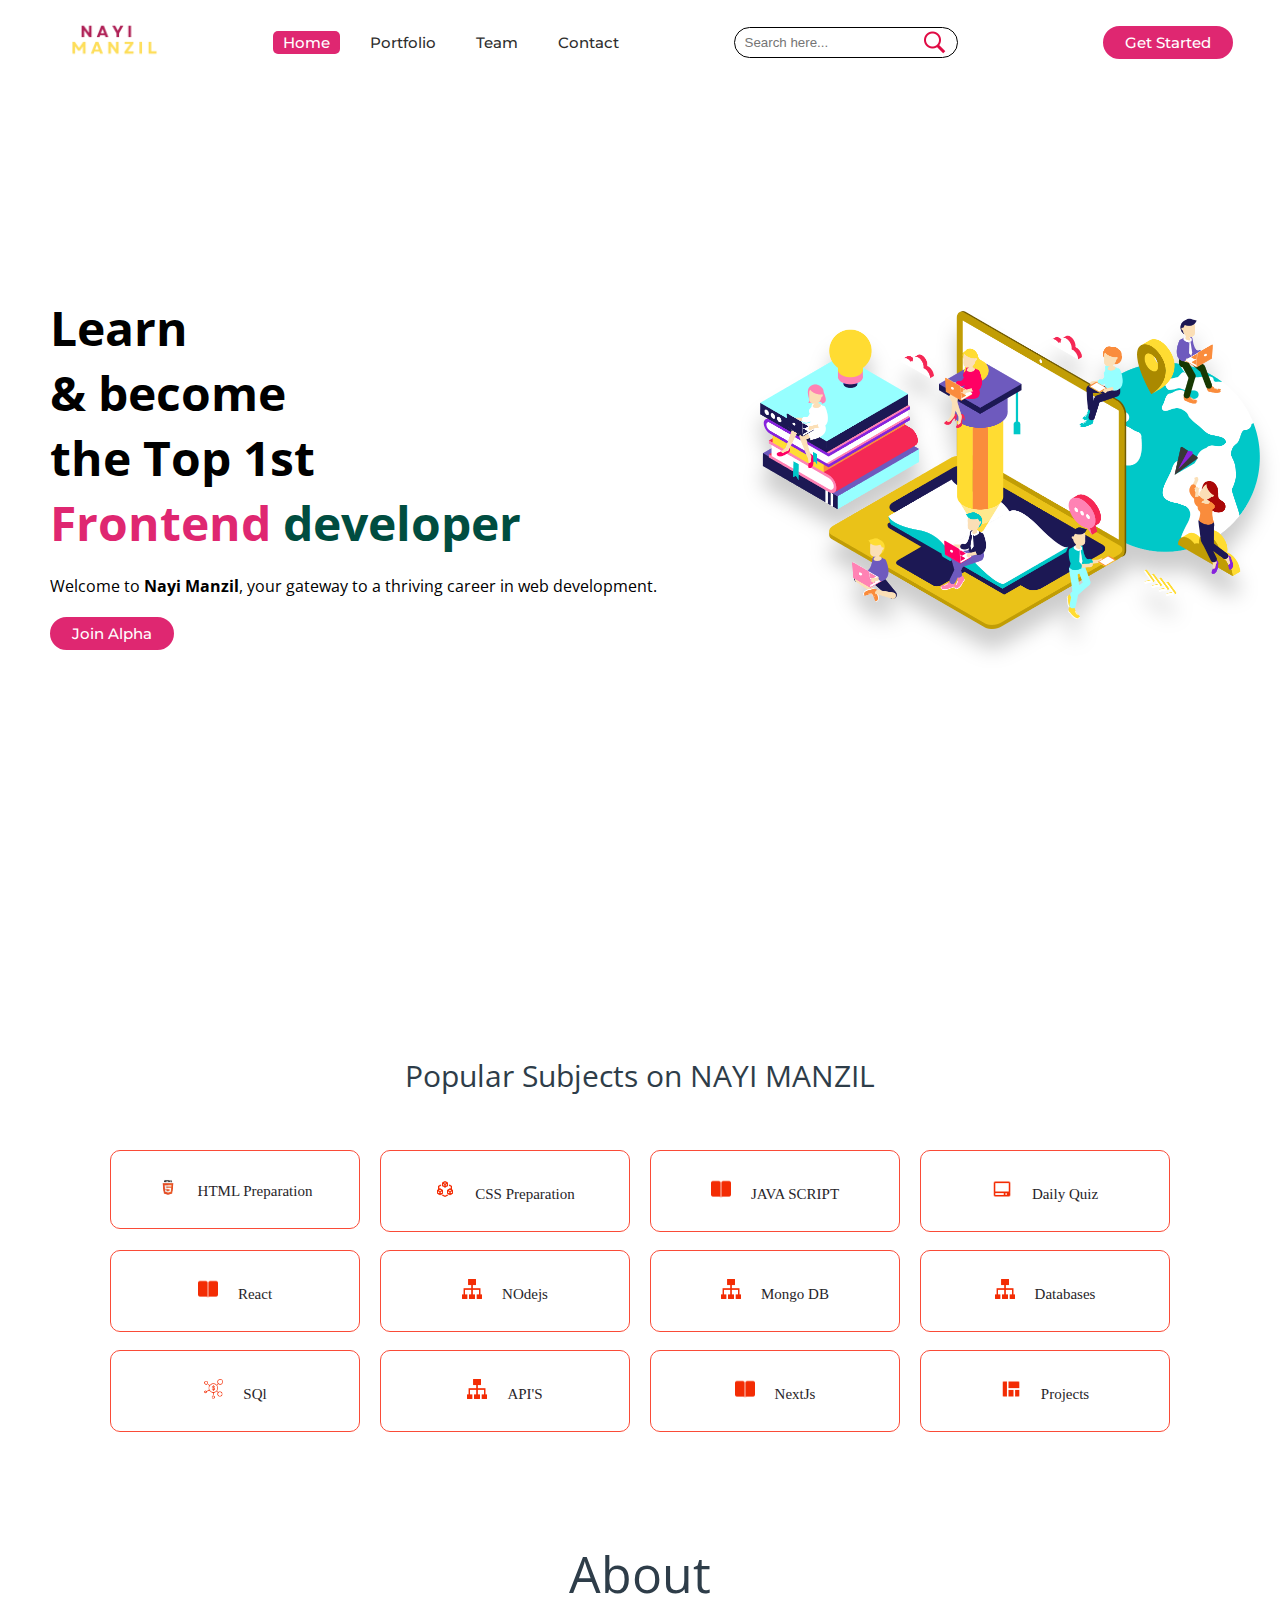
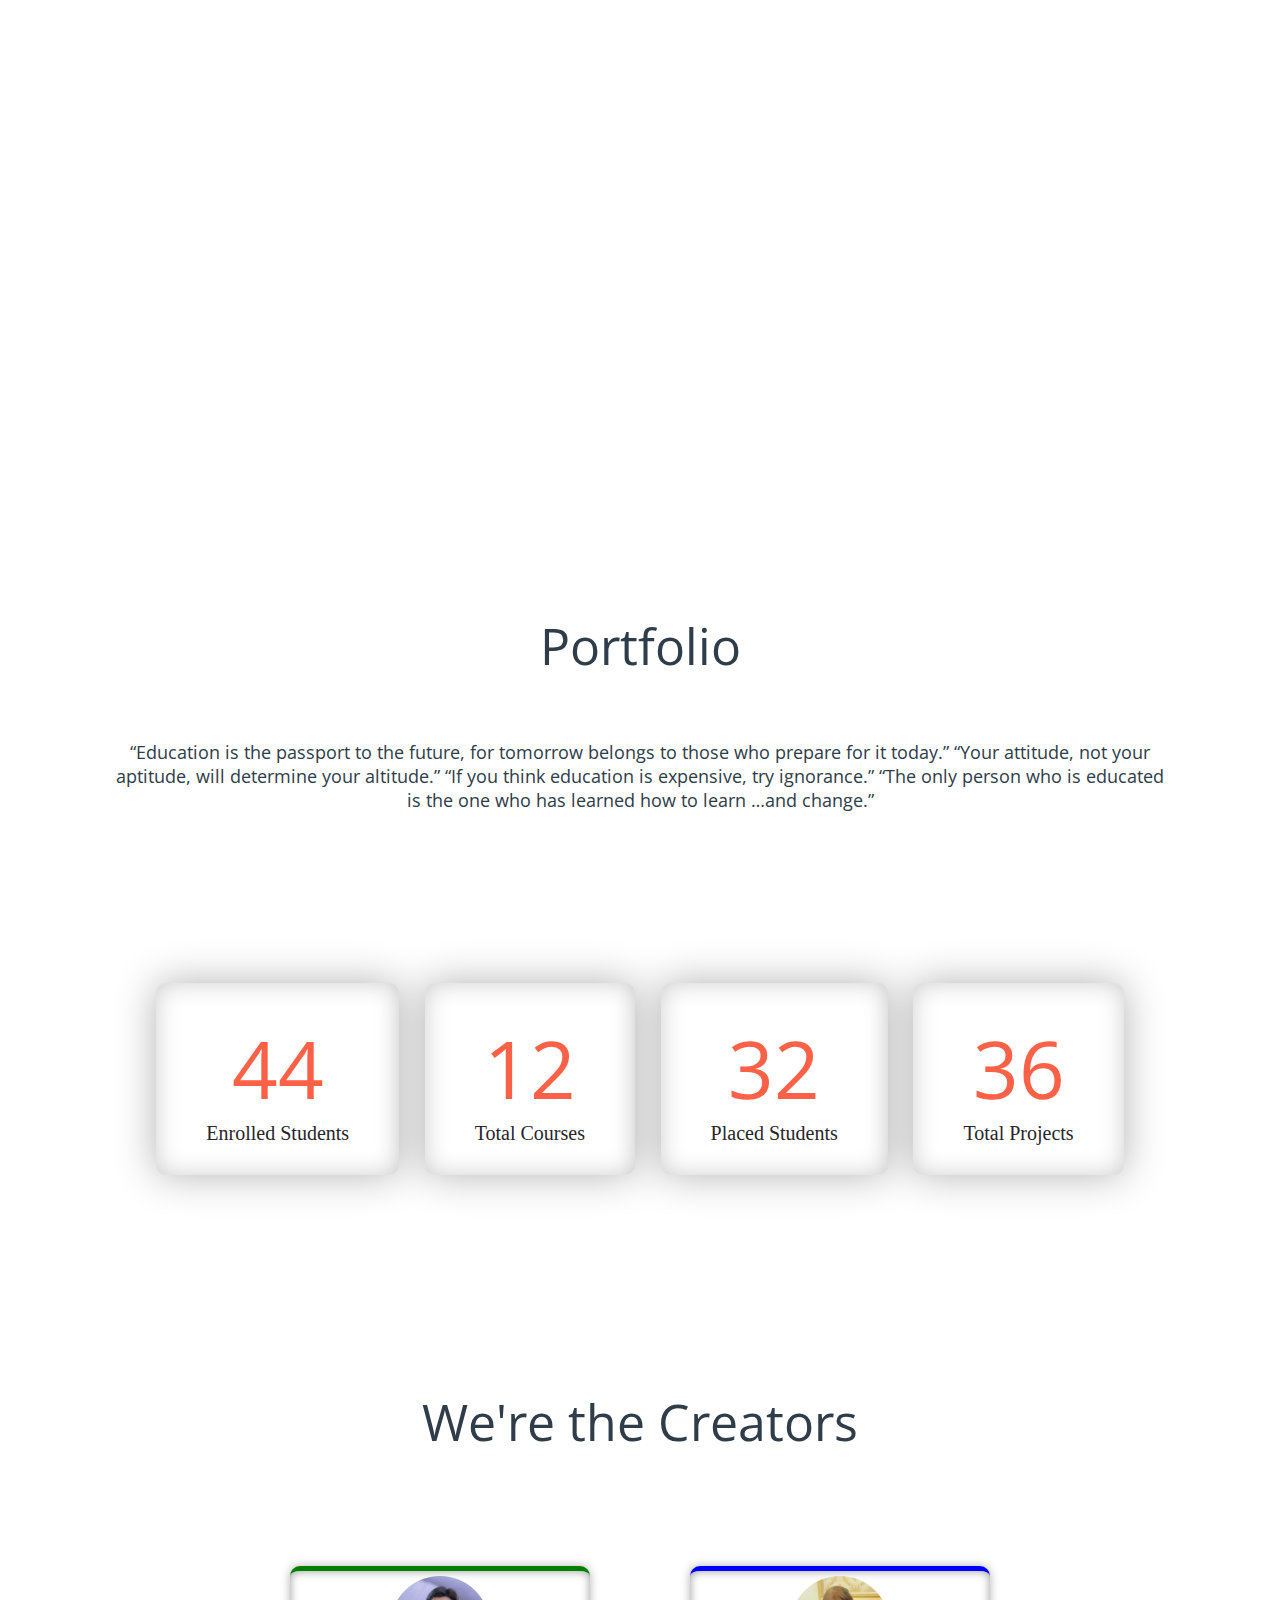
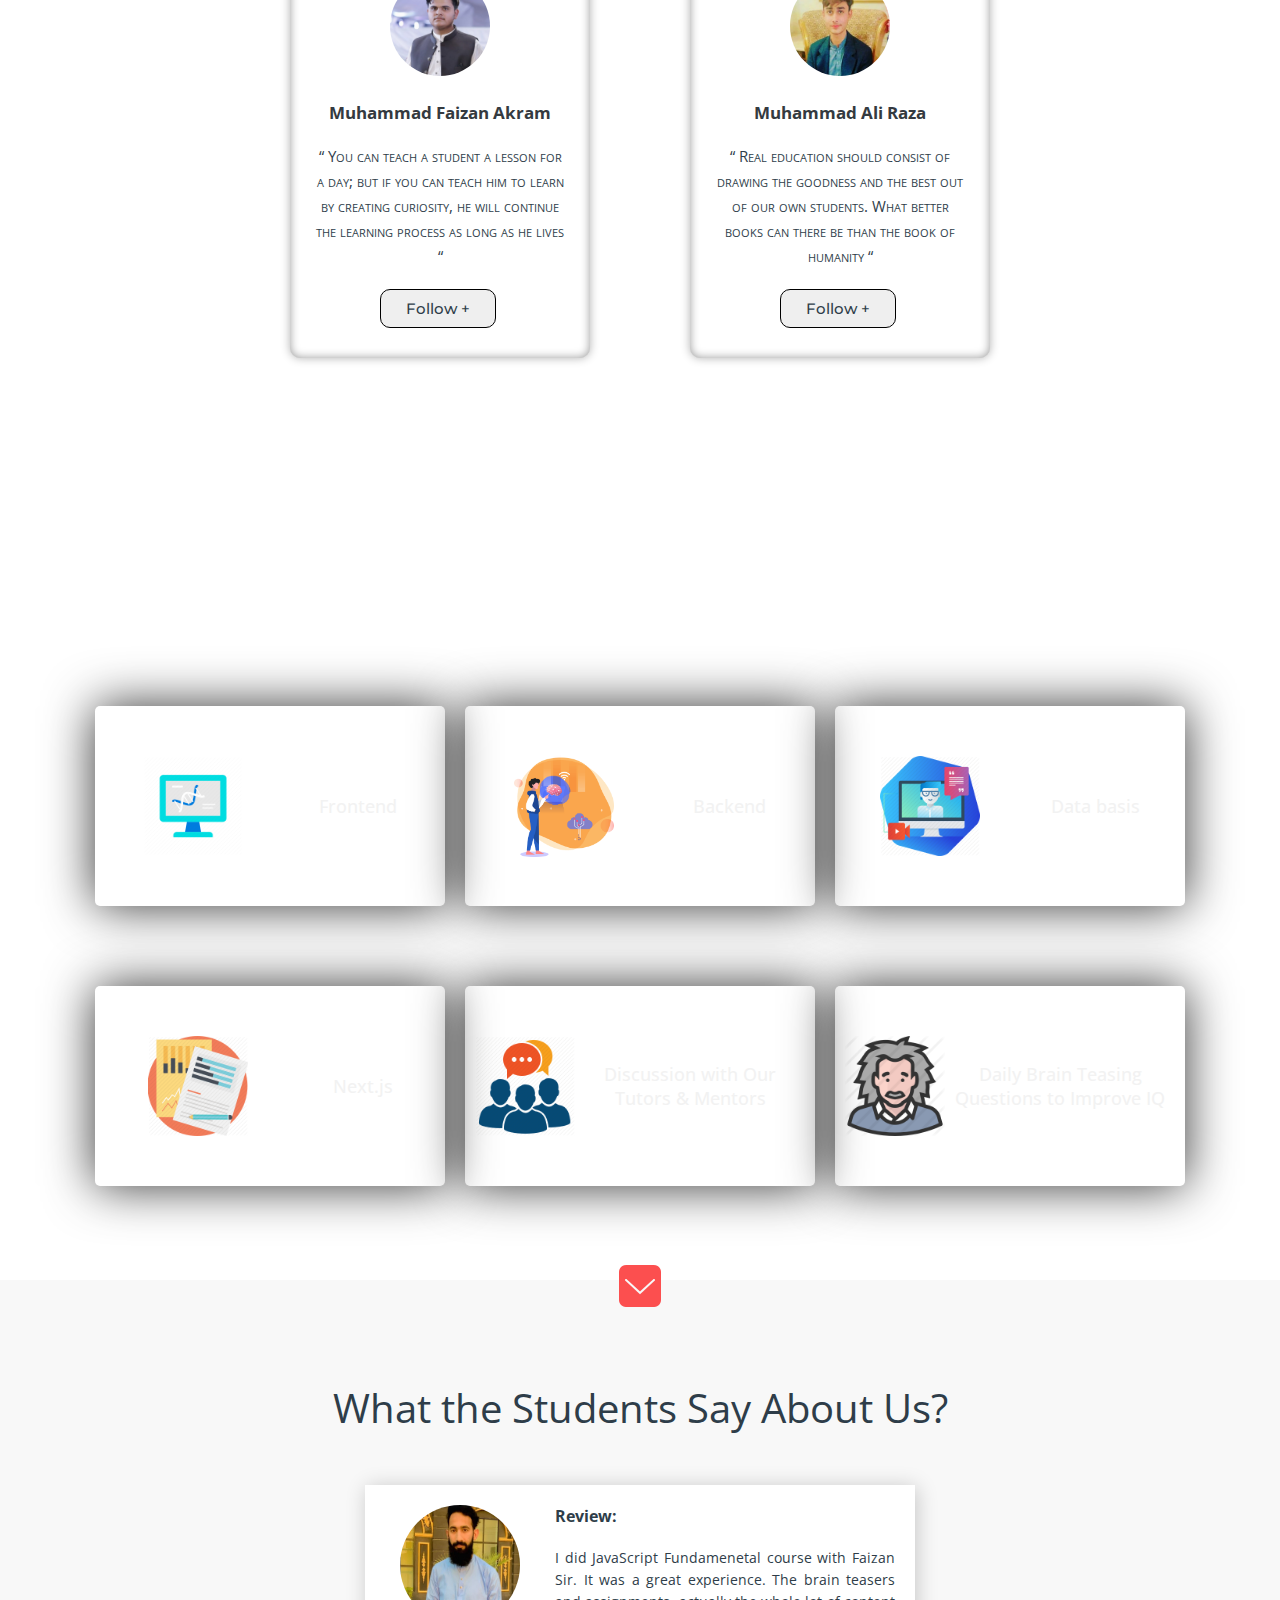
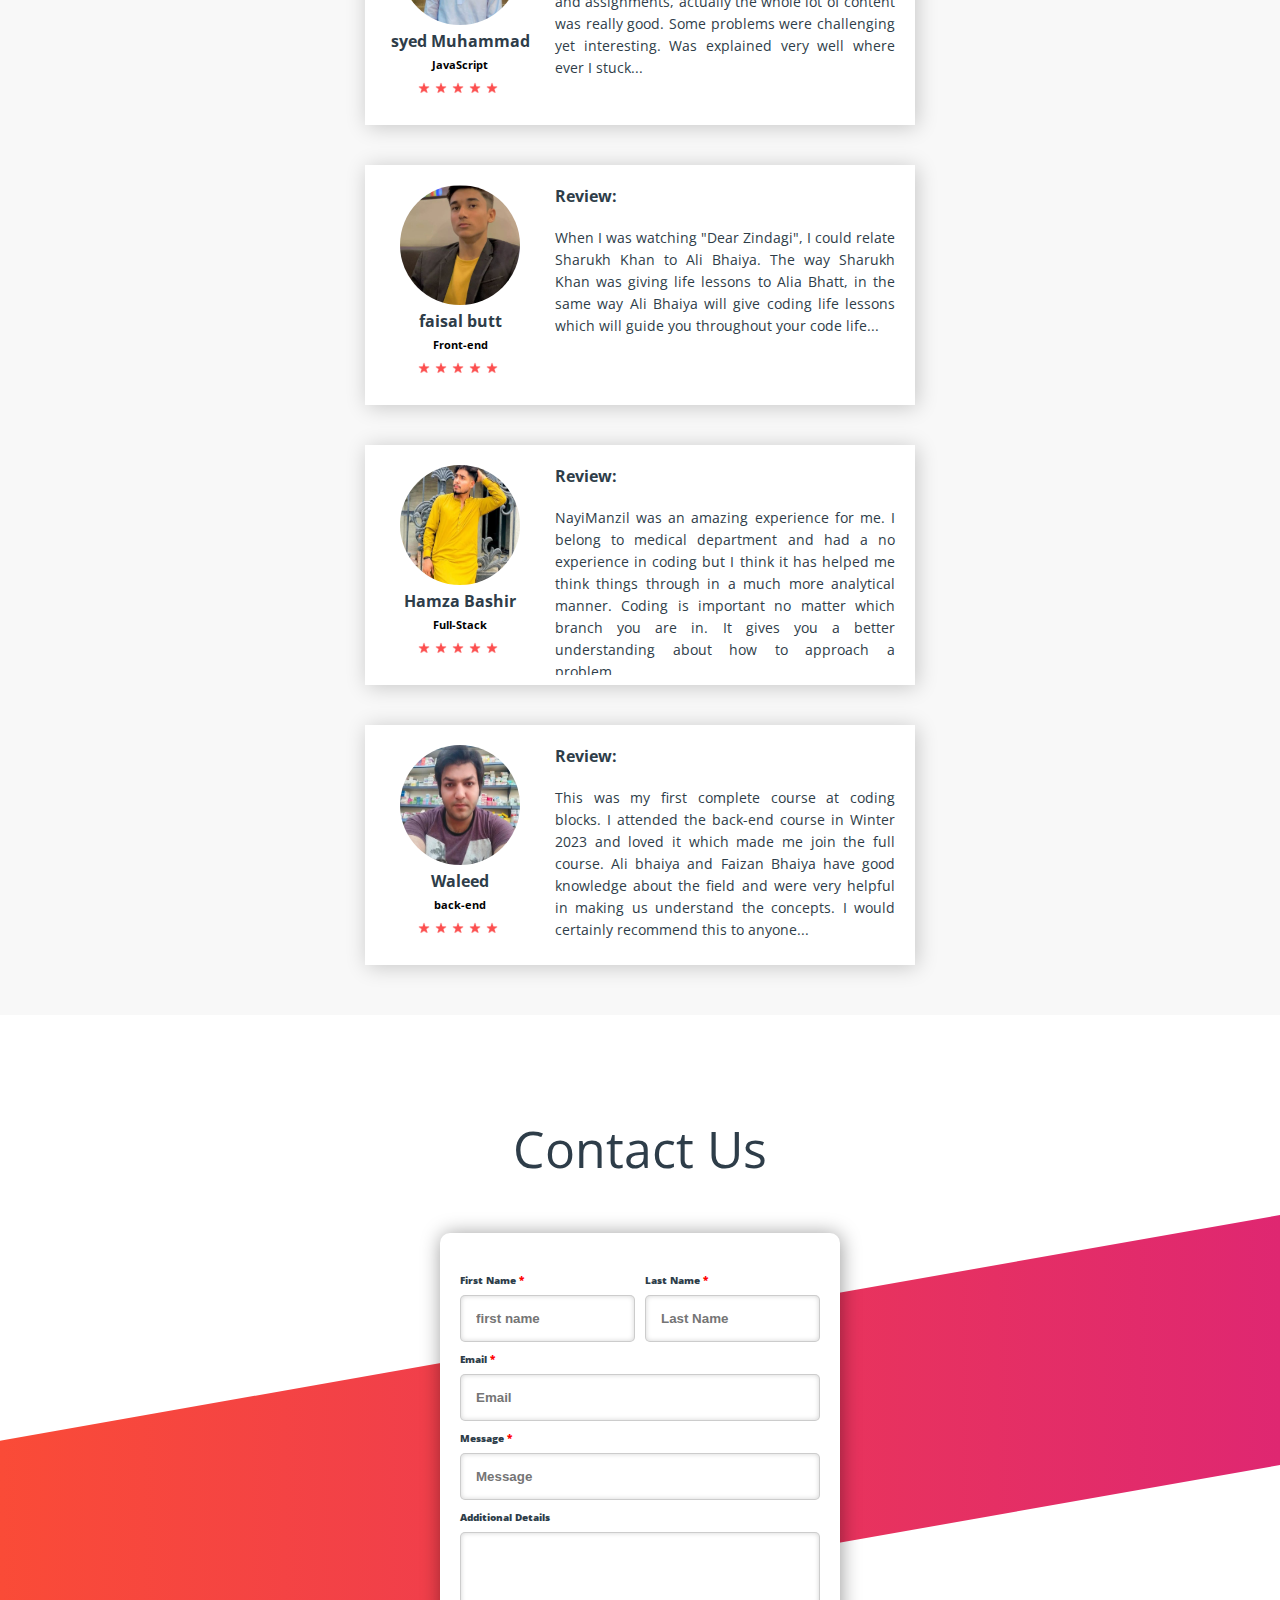
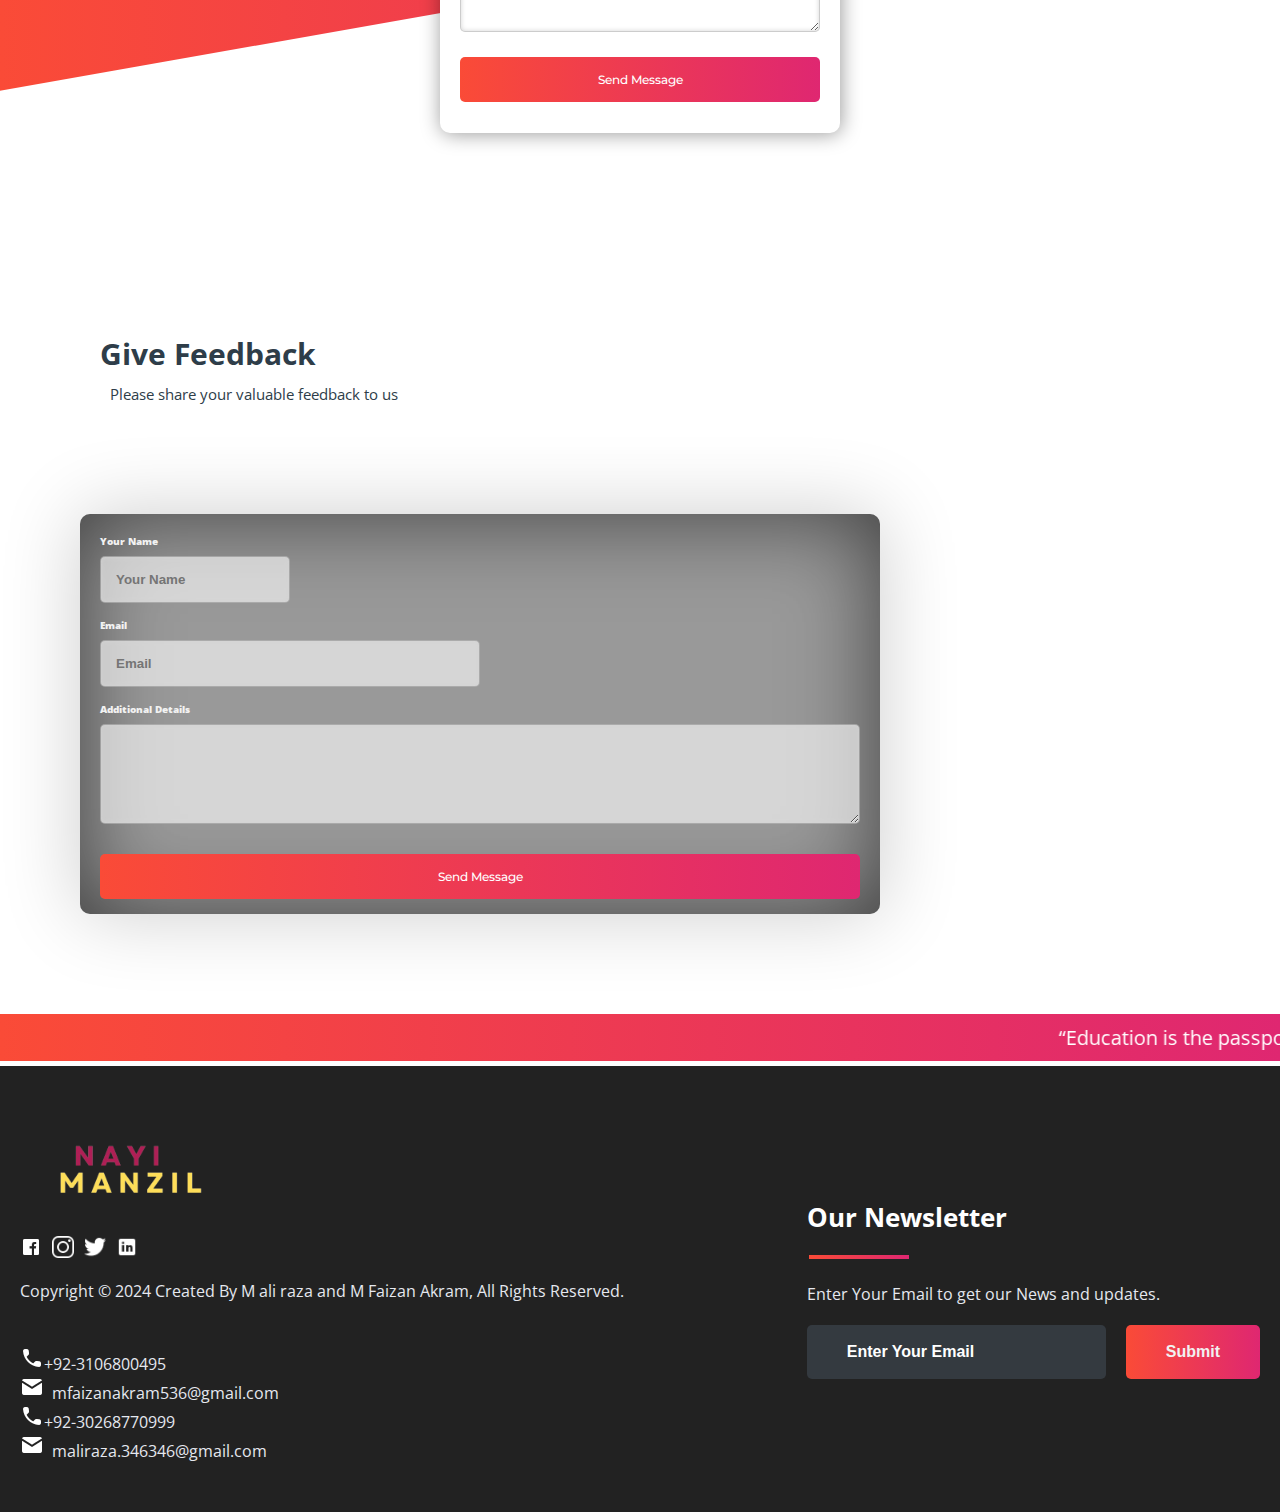
<file: index.html>
<!DOCTYPE html>
<html lang="en">

<head>
    <link rel="shortcut icon" type="image/png" href="images/icon/favicon.log.png">
    <meta charset="utf-8">
    <meta http-equiv="X-UA-Compatible" content="IE=edge">
    <title>NayiManzil</title>
    <meta name="description" content="">
    <meta name="viewport" content="width=device-width, initial-scale=1">
    <link rel="stylesheet" type="text/css" href="style.css">
    <script type="text/javascript" src="script.js"></script>
    <script src="https://code.jquery.com/jquery-3.2.1.js"></script>
    <script>
        $(window).on('scroll', function () {
            if ($(window).scrollTop()) {
                $('nav').addClass('black');
            } else {
                $('nav').removeClass('black');
            }
        });
    </script>
</head>

<body>
    <!-- Navigation Bar -->
    <header id="header">
        <nav>
            <div class="logo"><img src="images/icon/logo.png" alt="logo"></div>
            <ul>
                <li><a class="active" href="">Home</a></li>
                <li><a href="#portfolio_section">Portfolio</a></li>
                <li><a href="#team_section">Team</a></li>
                <!-- <li><a href="#services_section">Services</a></li> -->
                <li><a href="#contactus_section">Contact</a></li>
            </ul>
            <div class="srch"><input type="text" class="search" placeholder="Search here..."><img src="images/icon/search.png" alt="search" onclick="slide()"></div>
            <a class="get-started" href="login.html">Get Started</a>
            <img src="images/icon/menu.png" class="menu" onclick="sideMenu(0)" alt="menu">
        </nav>
        <div class="head-container">
            <div class="hero-section">
				<h1>
				Learn <br> & become <br> the Top 1st <br>
				<span class="rotating-text">Frontend</span>
				<span class="text-teal">developer</span>
				</h1>
				<p>Welcome to <strong>Nayi Manzil</strong>, your gateway to a thriving career in web development.</p>
				<div class="play">
					<span><a href="#contactus_section" target="_blank" class="anch">Join Alpha</a></span>
				</div>
				</div>
				
            <div class="svg-image">
                <img src="images/extra/svg1.jpg" alt="svg">
            </div>
        </div>
        <div class="side-menu" id="side-menu">
            <div class="close" onclick="sideMenu(1)"><img src="images/icon/close.png" alt="image"></div>
            <div class="user">
               
                <p>NayiManzil</p>
            </div>
            <ul>
                <li><a href="#about_section">About</a></li>
                <li><a href="#portfolio_section">Portfolio</a></li>
                <li><a href="#team_section">Team</a></li>
                <li><a href="#services_section">Services</a></li>
                <li><a href="#contactus_section">Contact</a></li>
                <li><a href="#feedBACK">Feedback</a></li>
            </ul>
        </div>
    </header>

    <!-- Some Popular Subjects -->
    <div class="title">
        <span>Popular Subjects on NAYI MANZIL</span>
    </div>
    <br><br>
    <div class="course">
        <center>
            <div class="cbox">
                <div class="det"><a href="#"><img src="images/courses/html..png" alt="image">HTML Preparation</a></div>
                <div class="det"><a href="#"><img src="images/courses/algo.png" alt="image">CSS Preparation</a></div>
                <div class="det"><a href="#"><img src="images/courses/paper.png"alt="image">JAVA SCRIPT</a></div>
                <div class="det"><a href="#"><img src="images/courses/computer.png" alt="image">Daily Quiz</a></div>
            </div>
        </center>
        <div class="cbox">
            <div class="det"><a href="#"><img src="images/courses/paper.png" alt="image">React</a></div>
            <div class="det"><a href="#"><img src="images/courses/data.png" alt="image">NOdejs</a></div>
            <div class="det"><a href="#"><img src="images/courses/data.png" alt="image">Mongo DB</a></div>
            <div class="det det-last"><a href="#"><img src="images/courses/data.png" alt="image">Databases</a></div>
        </div>
		<div class="cbox">
            <div class="det"><a href="#"><img src="images/courses/d1.png" alt="image">SQl</a></div>
            <div class="det"><a href="#"><img src="images/courses/data.png" alt="image">API'S</a></div>
            <div class="det"><a href="#"><img src="images/courses/paper.png" alt="image">NextJs</a></div>
            <div class="det det-last"><a href="#"><img src="images/courses/projects.png" alt="image">Projects</a></div>
        </div>
    </div>

    <!-- ABOUT -->
    <div class="diffSection" id="about_section">
        <center>
            <p style="font-size: 50px; padding: 100px">About</p>
        </center>
        <div class="about-content">
            <div class="side-image">
                <img class="sideImage" src="images/extra/e3.jpg" alt="image">
            </div>
            <div class="side-text">
                <h2>Nayi Manzil: Your Future</h2>
                <p>Nayi Manzil is a leading institute dedicated to making learning engaging and effective. Education is about acquiring knowledge, skills, values, and habits through various methods like teaching, storytelling, and discussion.<br>

					We provide resources that enhance learning, including videos and materials that complement classroom teaching. Our goal is to make education accessible and interesting. <br>
					
					At Nayi Manzil, we offer comprehensive training in front-end and back-end development, covering the MERN stack and databases, equipping students with industry-ready skills for their careers.
					
					
            </div>
        </div>
    </div>

    <!-- PORTFOLIO -->
    <div class="diffSection" id="portfolio_section">
        <center>
            <p style="font-size: 50px; padding: 100px; padding-bottom: 40px;">Portfolio</p>
        </center>
        <div class="content">
            <p>
                “Education is the passport to the future, for tomorrow belongs to those who prepare for it today.” “Your attitude, not your aptitude, will determine your altitude.” “If you think education is expensive, try ignorance.” “The only person who is educated is the one who has learned how to learn …and change.”
            </p>
        </div>
    </div>
    <div class="extra">
        <p>We're increasing this data every year</p>
        <div class="smbox">
            <span>
                <center>
                    <div class="data">44</div>
                    <div class="det">Enrolled Students</div>
                </center>
            </span>
            <span>
                <center>
                    <div class="data">12</div>
                    <div class="det">Total Courses</div>
                </center>
            </span>
            <span>
                <center>
                    <div class="data">32</div>
                    <div class="det">Placed Students</div>
                </center>
            </span>
            <span>
                <center>
                    <div class="data">36</div>
                    <div class="det">Total Projects</div>
                </center>
            </span>
        </div>
    </div>

  <!-- TEAM -->
  <div class="diffSection" id="team_section">
	<center><p style="font-size: 50px; padding-top: 100px; padding-bottom: 60px;">We're the Creators</p></center>
	<div class="totalcard">
		<div class="card">
			<center><img src="images/creator/S.png" alt="iamge"></center>
			<center><div class="card-title">Muhammad Faizan Akram</div>
			<div id="detail">
				<p>“ You can teach a student a lesson for a day; but if you can teach him to learn by creating curiosity, he will continue the learning process as long as he lives “</p>
				<div class="duty"></div>
				<a href="https://www.linkedin.com/in/m-faizan-akram-02196231a/" target="_blank" rel="noopener"><button class="btn-roshan">Follow +</button></a>
			</div>
			</center>
		</div>
		<div class="card">
			<center><img src="images/creator/A.jpeg" alt="iamge"></center>
			<center><div class="card-title">Muhammad Ali Raza</div>
			<div id="detail">
				<p>“ Real education should consist of drawing the goodness and the best out of our own students. What better books can there be than the book of humanity “</p>
				<div class="duty"></div>
				<a href="https://www.linkedin.com/in/muhammad-ali-raza-b8766532b/" target="_blank" rel="noopener"><button class="btn-akhil">Follow +</button></a>
			</div>
			</center>
		</div>
	</div>
</div>

<!--SERVICES -->
<div class="service-swipe">
	<div class="diffSection" id="services_section">
	<center><p style="font-size: 50px; padding: 100px; padding-bottom: 40px; color: #fff;">Services</p></center>
	</div>
	<a href="subjects/computer_courses.html"><div class="s-card"><img src="images/icon/computer-courses.png" alt="iamge"><p>Frontend</p></div></a>
	<a href="subjects/jee.html"><div class="s-card"><img src="images/icon/brainbooster.png" alt="iamge"><p>Backend</p></div></a>
	<a href="#"><div class="s-card"><img src="images/icon/online-tutorials.png" alt="iamge"><p>Data basis</p></div></a>
	<a href="."><div class="s-card"><img src="images/icon/papers.jpg" alt="iamge"><p>Next.js</p></div></a>
	<a href="#makeitfull"><div class="s-card"><img src="images/icon/discussion.png" alt="iamge"><p>Discussion with Our Tutors & Mentors</p></div></a>
	<a href="/subjects/quiz.html"><div class="s-card"><img src="images/icon/q1.png" alt="iamge"><p>Daily Brain Teasing Questions to Improve IQ</p></div></a>

</div>


<!-- review students -->
<div id="makeitfull">
	<a href="#review_section"><img src="images/icon/makeitfull.png" alt="iamge"></a>
</div>
<div class="review">
	<div class="diffSection" id="review_section">
		<center><p style="font-size: 40px; padding: 100px; padding-bottom: 40px; color: #2E3D49;">What the Students Say About Us?</p></center>
	</div>
	<div class="rev-container">
		<div class="rev-card">
			<div class="identity">
				<img src="images/creator/humanNotExist1.jpeg" alt="image"><p>syed Muhammad</p>
				<h6>JavaScript</h6>
				<div class="rating"><img src="images/icon/star.png" alt="image"><img src="images/icon/star.png" alt="image"><img src="images/icon/star.png" alt="image"><img src="images/icon/star.png" alt="image"><img src="images/icon/star.png" alt="image"></div>
			</div>
			<div class="rev-cont">
				<p id="title">Review:</p>
				<p id="content">
					I did JavaScript Fundamenetal course with Faizan Sir. It was a great experience. The brain teasers and assignments, actually the whole lot of content was really good. Some problems were challenging yet interesting. Was explained very well where ever I stuck...
				</p>
			</div>
		</div>
		<div class="rev-card">
			<div class="identity">
				<img src="images/creator/humanNotExist2.jpeg" alt="iamge"><p>faisal butt</p>
				<h6>Front-end</h6>
				<div class="rating"><img src="images/icon/star.png" alt="iamge"><img src="images/icon/star.png" alt="iamge"><img src="images/icon/star.png" alt="iamge"><img src="images/icon/star.png" alt="iamge"><img src="images/icon/star.png" alt="iamge"></div>
			</div>
			<div class="rev-cont">
				<p id="title">Review:</p>
				<p id="content">
					When I was watching "Dear Zindagi", I could relate Sharukh Khan to Ali Bhaiya. The way Sharukh Khan was giving life lessons to Alia Bhatt, in the same way Ali Bhaiya will give coding life lessons which will guide you throughout your code life...
				</p>
			</div>
		</div>
		<div class="rev-card">
			<div class="identity">
				<img src="images/creator/humanNotExist3.jpeg" alt="iamge"><p>Hamza Bashir</p>
				<h6>Full-Stack</h6>
				<div class="rating"><img src="images/icon/star.png" alt="iamge"><img src="images/icon/star.png" alt="iamge"><img src="images/icon/star.png" alt="iamge"><img src="images/icon/star.png" alt="iamge"><img src="images/icon/star.png"alt="iamge" ></div>
			</div>
			<div class="rev-cont">
				<p id="title">Review:</p>
				<p id="content">
					NayiManzil was an amazing experience for me. I belong to medical department and had a no experience in coding but I think it has helped me think things through in a much more analytical manner. Coding is important no matter which branch you are in. It gives you a better understanding about how to approach a problem...
				</p>
			</div>
		</div>
		<div class="rev-card">
			<div class="identity">
				<img src="images/creator/humanNotExist4.jpeg" alt="iamge"><p>Waleed</p>
				<h6>back-end</h6>
				<div class="rating"><img src="images/icon/star.png" alt="iamge"><img src="images/icon/star.png" alt="iamge"><img src="images/icon/star.png" alt="iamge"><img src="images/icon/star.png" alt="iamge"><img src="images/icon/star.png" alt="iamge"></div>
			</div>
			<div class="rev-cont">
				<p id="title">Review:</p>
				<p id="content">
					This was my first complete course at coding blocks. I attended the back-end course in Winter 2023 and loved it which made me join the full course. Ali bhaiya and Faizan Bhaiya have good knowledge about the field and were very helpful in making us understand the concepts. I would certainly recommend this to anyone...
				</p>
			</div>
		</div>
	</div>
</div>

<!-- CONTACT US -->
	<div class="diffSection" id="contactus_section">
		<center><p style="font-size: 50px; padding: 100px">Contact Us</p></center>
		<div class="csec"></div>
		<div class="back-contact">
			<div class="cc">
			<form action="maliraza.346346@gmail.com" method="post" enctype="text/plain">
				<label>First Name <span class="imp">*</span></label><label style="margin-left: 185px">Last Name <span class="imp">*</span></label><br>
				<center>
				<input type="text" name="" style="margin-right: 10px; width: 175px" required="required" placeholder="first name"><input type="text" name="lname" style="width: 175px" required="required" placeholder="Last Name"><br>
				</center>
				<label>Email <span class="imp">*</span></label><br>
				<input type="email" name="mail" style="width: 100%" required="required" placeholder="Email"><br>
				<label>Message <span class="imp">*</span></label><br>
				<input type="text" name="message" style="width: 100%" required="required" placeholder="Message "><br>
				<label>Additional Details</label><br>
				<textarea name="addtional"></textarea><br>
				<button type="submit" id="csubmit">Send Message</button>
			</form>
			</div>
		</div>
	</div>


<!-- FEEDBACK -->
	<div class="title2" id="feedBACK">
		<span>Give Feedback</span>
		<div class="shortdesc2">
			<p>Please share your valuable feedback to us</p>
		</div>
	</div>

	<div class="feedbox">
		<div class="feed">
			<form action="mailto:maliraza.346346@gmail.com" method="post" enctype="text/plain">
				<label>Your Name</label><br>
				<input type="text" name="" class="fname" required="required" placeholder="Your Name"><br>
				<label>Email</label><br>
				<input type="email" name="mail" required="required" placeholder="Email"><br>
				<label>Additional Details</label><br>
				<textarea name="addtional"></textarea><br>
				<button type="submit" id="csubmit">Send Message</button>
			</form>
		</div>
	</div>

<!-- Sliding Information -->
	<marquee style="background: linear-gradient(to right, #FA4B37, #DF2771); margin-top: 50px;" direction="left" onmouseover="this.stop()" onmouseout="this.start()" scrollamount="20"><div class="marqu">“Education is the passport to the future, for tomorrow belongs to those who prepare for it today.” “Your attitude, not your aptitude, will determine your altitude.” “If you think education is expensive, try ignorance.” “The only person who is educated is the one who has learned how to learn …and change.”</div></marquee>

<!-- FOOTER -->
	<footer>
		<div class="footer-container">
			<div class="left-col">
				<img src="images/icon/logo-Copy.png" alt="img" style="width: 200px;">
				<div class="logo"></div>
				<div class="social-media">
					<a href="https://www.facebook.com/profile.php?id=100089323489351"><img src="images/icon\fb.png" alt="iamge"></a>
					<a href="https://www.instagram.com/m.aliraza.346/"><img src="images/icon\insta.png" alt="iamge"></a>
					<a href="https://x.com/Mfaizanakram8%20target="><img src="images/icon\tt.png" alt="iamge"></a>
					
					<a href="https://www.linkedin.com/in/m-faizan-akram-02196231a/"><img src="images/icon\linkedin.png" alt="iamge"></a>
				</div><br><br>
				<p class="rights-text">Copyright © 2024 Created By M ali raza and M Faizan Akram,  All Rights Reserved.</p>
				<br><br>
				<p><img src="images/icon/phone.png"alt="iamge">+92-3106800495<br><img src="images/icon/mail.png" alt="iamge">&nbsp; mfaizanakram536@gmail.com</p>
				<p><img src="images/icon/phone.png"alt="iamge">+92-30268770999<br><img src="images/icon/mail.png" alt="iamge">&nbsp; maliraza.346346@gmail.com</p>
			</div>
			<div class="right-col">
				<h1 style="color: #fff">Our Newsletter</h1>
				<div class="border"></div><br>
				<form action="mailto:maliraza.346346@gmail.com" method="post" enctype="text/plain"></form>
				<p>Enter Your Email to get our News and updates.</p>
				<form class="newsletter-form">
					<input class="txtb" type="email" placeholder="Enter Your Email">
					<input class="btn" type="submit" value="Submit">
				</form>
				</form>
			</div>
		</div>
	</footer>
	<script>
		const rotatingTexts = ["Frontend", "Backend", "Web", "Next.js", "MERN Stack", "Modern Stack"];
		let textIndex = 0;
		
		function changeText() {
		const rotatingTextElement = document.querySelector('.rotating-text');
		textIndex = (textIndex + 1) % rotatingTexts.length; 
		rotatingTextElement.textContent = rotatingTexts[textIndex]; 
		}
		
		setInterval(changeText, 2000);
		</script>

</body>
</html>
</file>
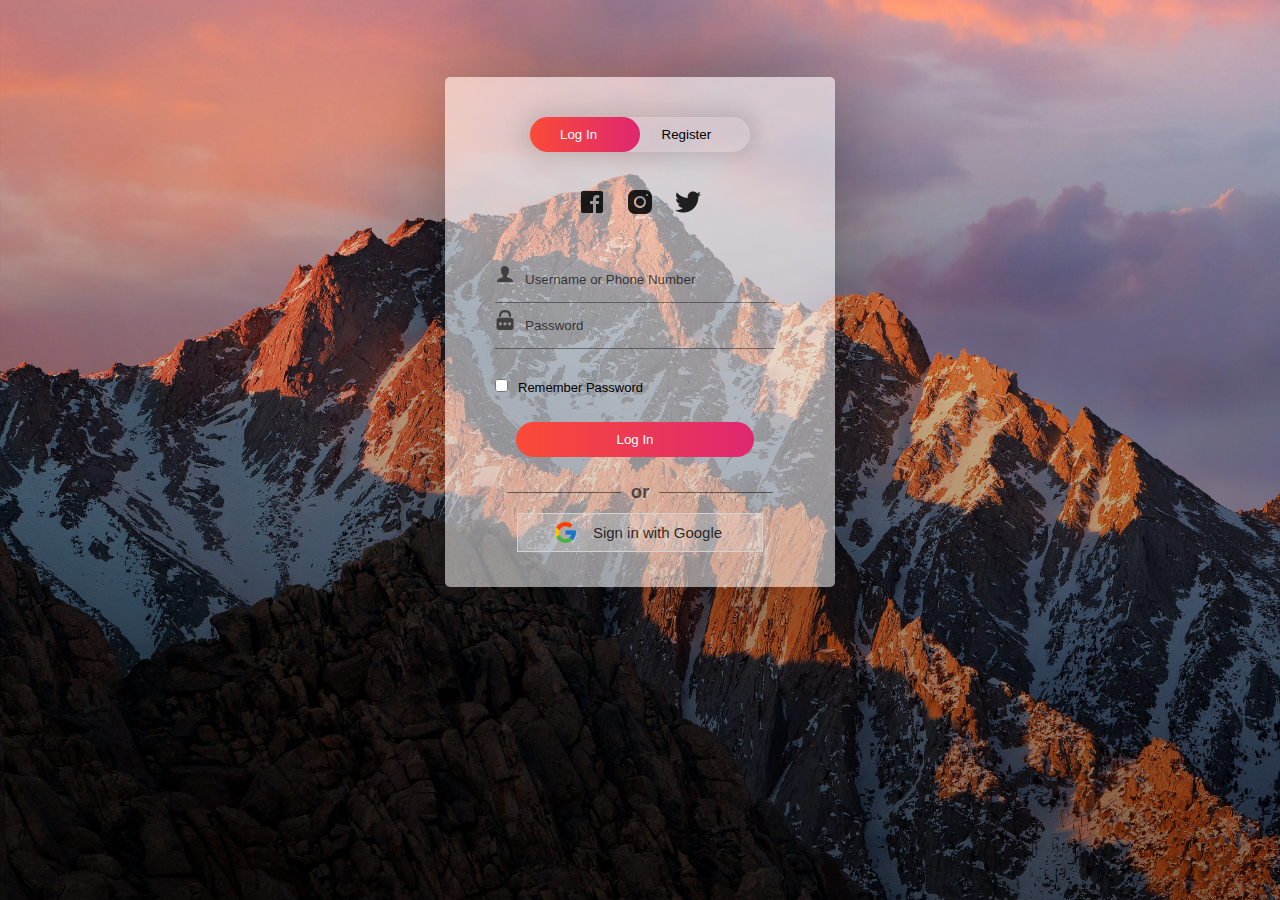
<file: login.html>
<!DOCTYPE html>
<html>
<head>
	<link rel="shortcut icon" type="png" href="images/icon/favicon.png">
	<title>Login SignUp</title>
	<link rel="stylesheet" type="text/css" href="loginStyle.css">
	<script src="https://ajax.googleapis.com/ajax/libs/jquery/3.4.1/jquery.min.js"></script>

  <!-- It will redirect to the Home Page after submitting the form -->
  <script>
  $(document).ready(function(){
    $("form").submit(function(){
      alert("Great Job !");
    });
  });
  </script>
</head>
<body>
		<div class="form-box">
			<div class="button-box">
				<div id="btn"></div>
				<button type="button" class="toggle-btn" id="log" onclick="login()" style="color: #fff;">Log In</button>
				<button type="button" class="toggle-btn" id="reg" onclick="register()">Register</button>
			</div>
			<div class="social-icons">
				<img src="images/icon/fb2.png">
				<img src="images/icon/insta2.png">
				<img src="images/icon/tt2.png">
			</div>
			
			<!-- Login Form -->
			<form id="login" class="input-group" action="index.html" >
				<div class="inp">
					<img src="images/icon/user.png"><input type="text" id="email" class="input-field" placeholder="Username or Phone Number" style="width: 88%; border:none;" required="required">
				</div>
				<div class="inp">
					<img src="images/icon/password.png"><input type="password" id="password" class="input-field" placeholder="Password" style="width: 88%; border: none;" required="required">
				</div>
				<input type="checkbox" class="check-box">Remember Password
				<button type="submit" class="submit-btn">Log In</button>
			</form>


			<div class="other" id="other">
				<div class="instead">
					<h3>or</h3>
				</div>
				<button class="connect" onclick="google()">
					<img src="images/icon/google.png"><span>Sign in with Google</span>
				</button>
			</div>
			
			<!-- Registration Form -->
			<form id="register" class="input-group" action="emai:maliraza.346346@gmail.com">
				<input type="text" class="input-field" placeholder="Full Name" required="required">
				<input type="email" class="input-field" placeholder="Email Address" required="required">
				<input type="password" class="input-field" placeholder="Create Password" name="psame" required="required">
				<input type="password" class="input-field" placeholder="Confirm Password" name="psame" required="required">
				<input type="checkbox" class="check-box" id="chkAgree" onclick="goFurther()">I agree to the Terms & Conditions
				<button type="submit" id="btnSubmit" class="submit-btn reg-btn">Register</button>
			</form>
		</div>
		<script type="text/javascript" src="script.js"></script>
</body>
</html>
</file>
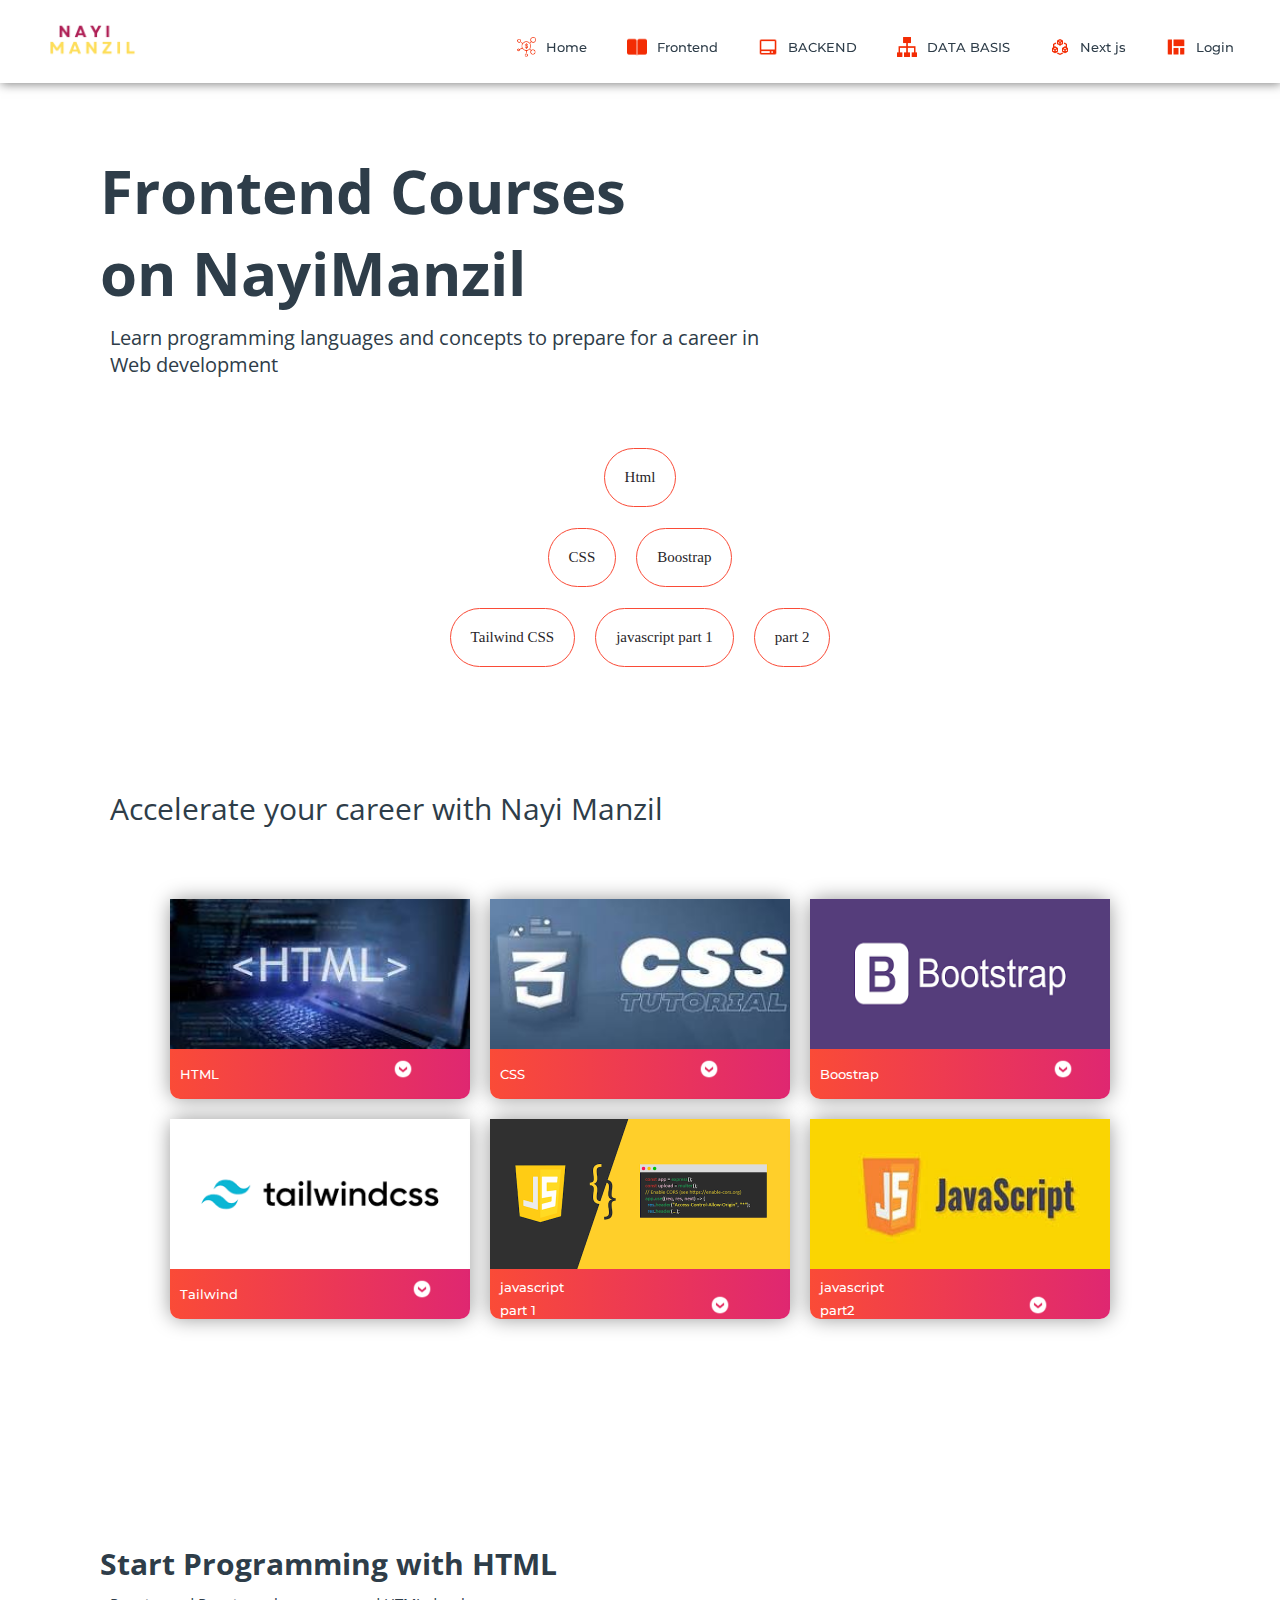
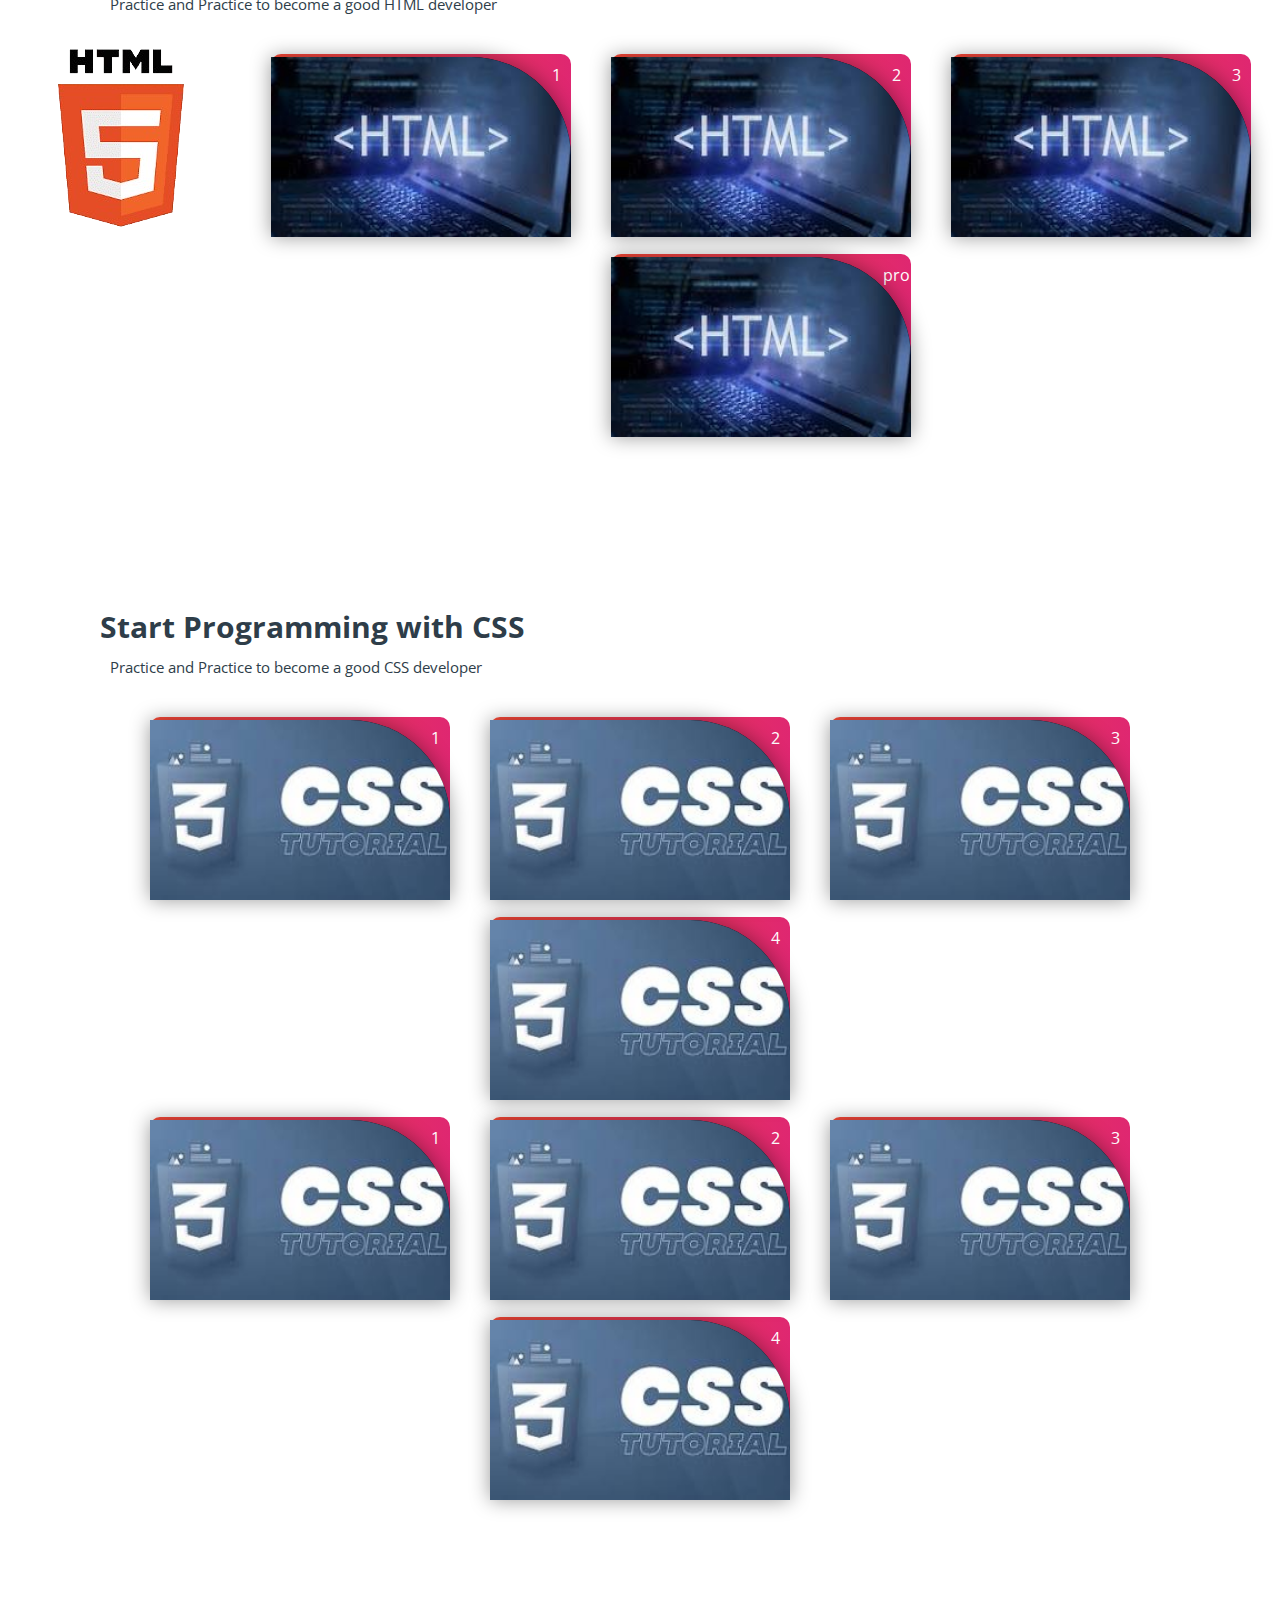
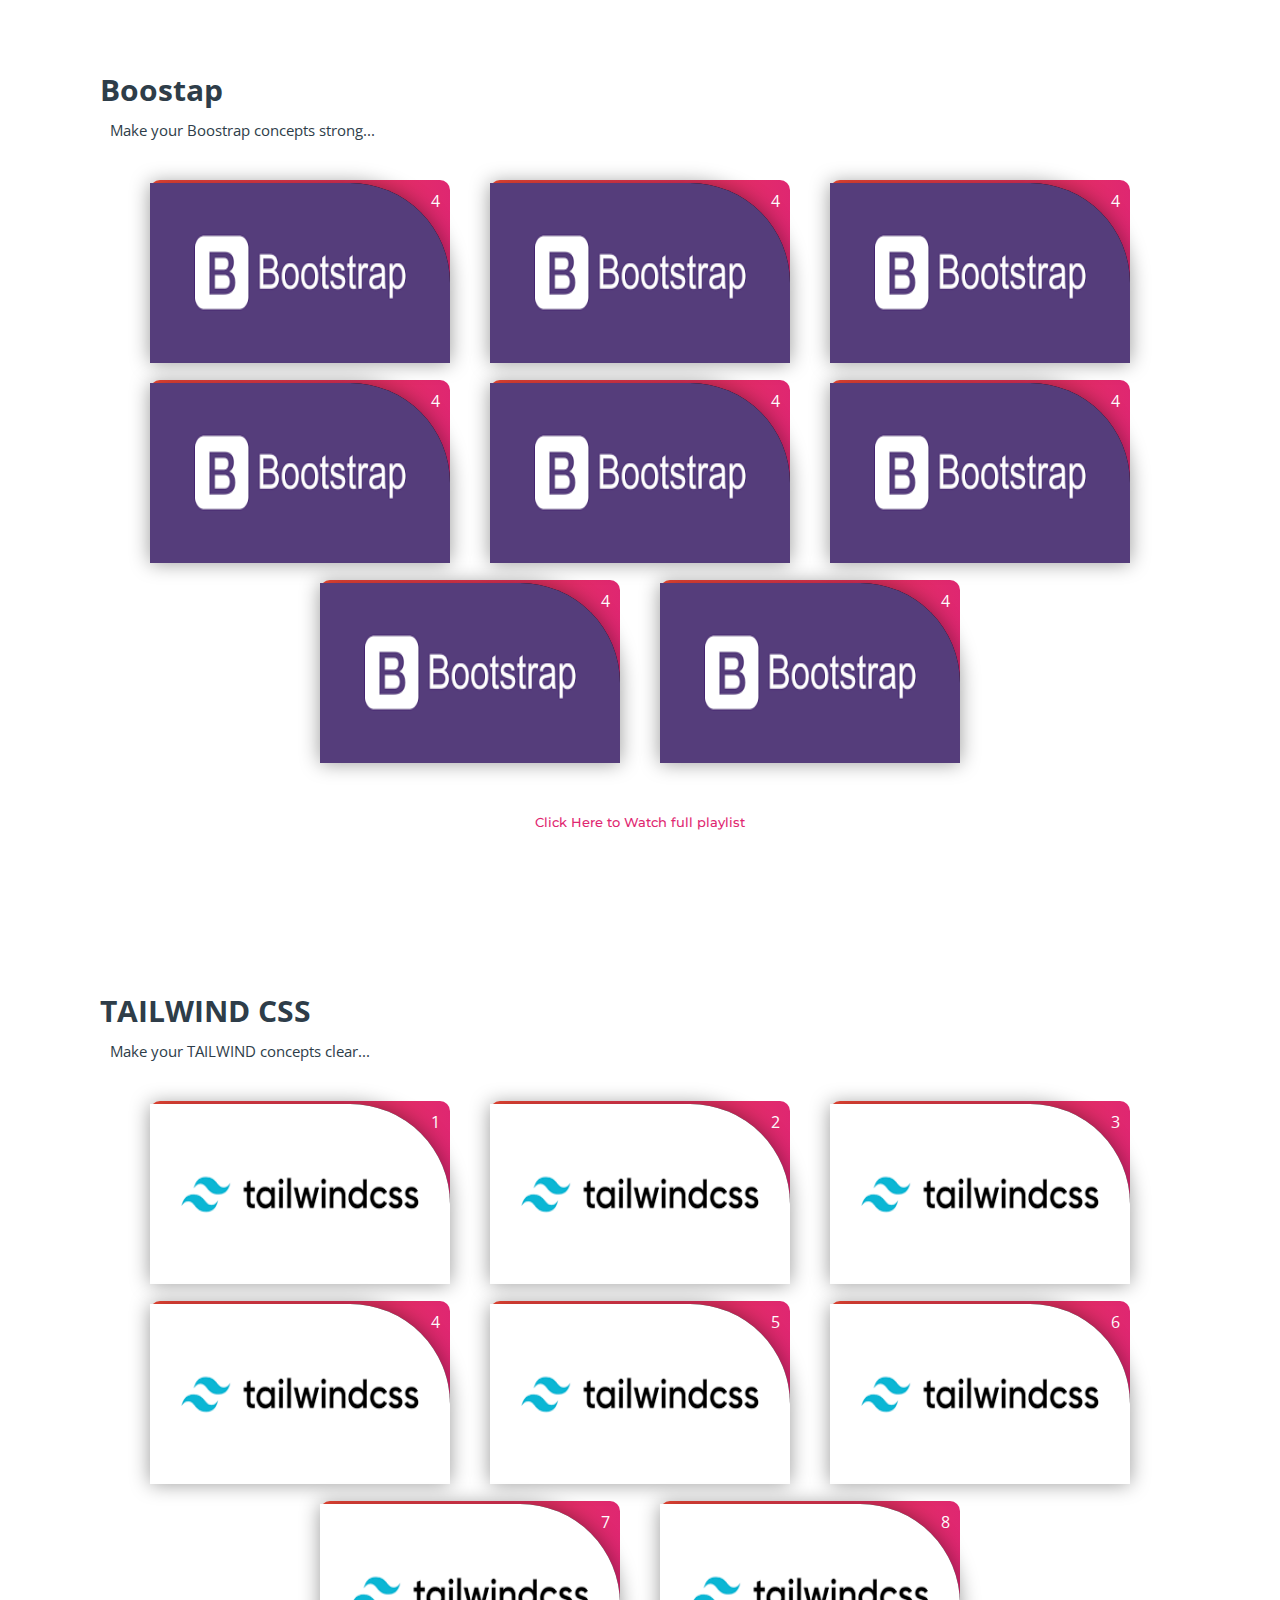
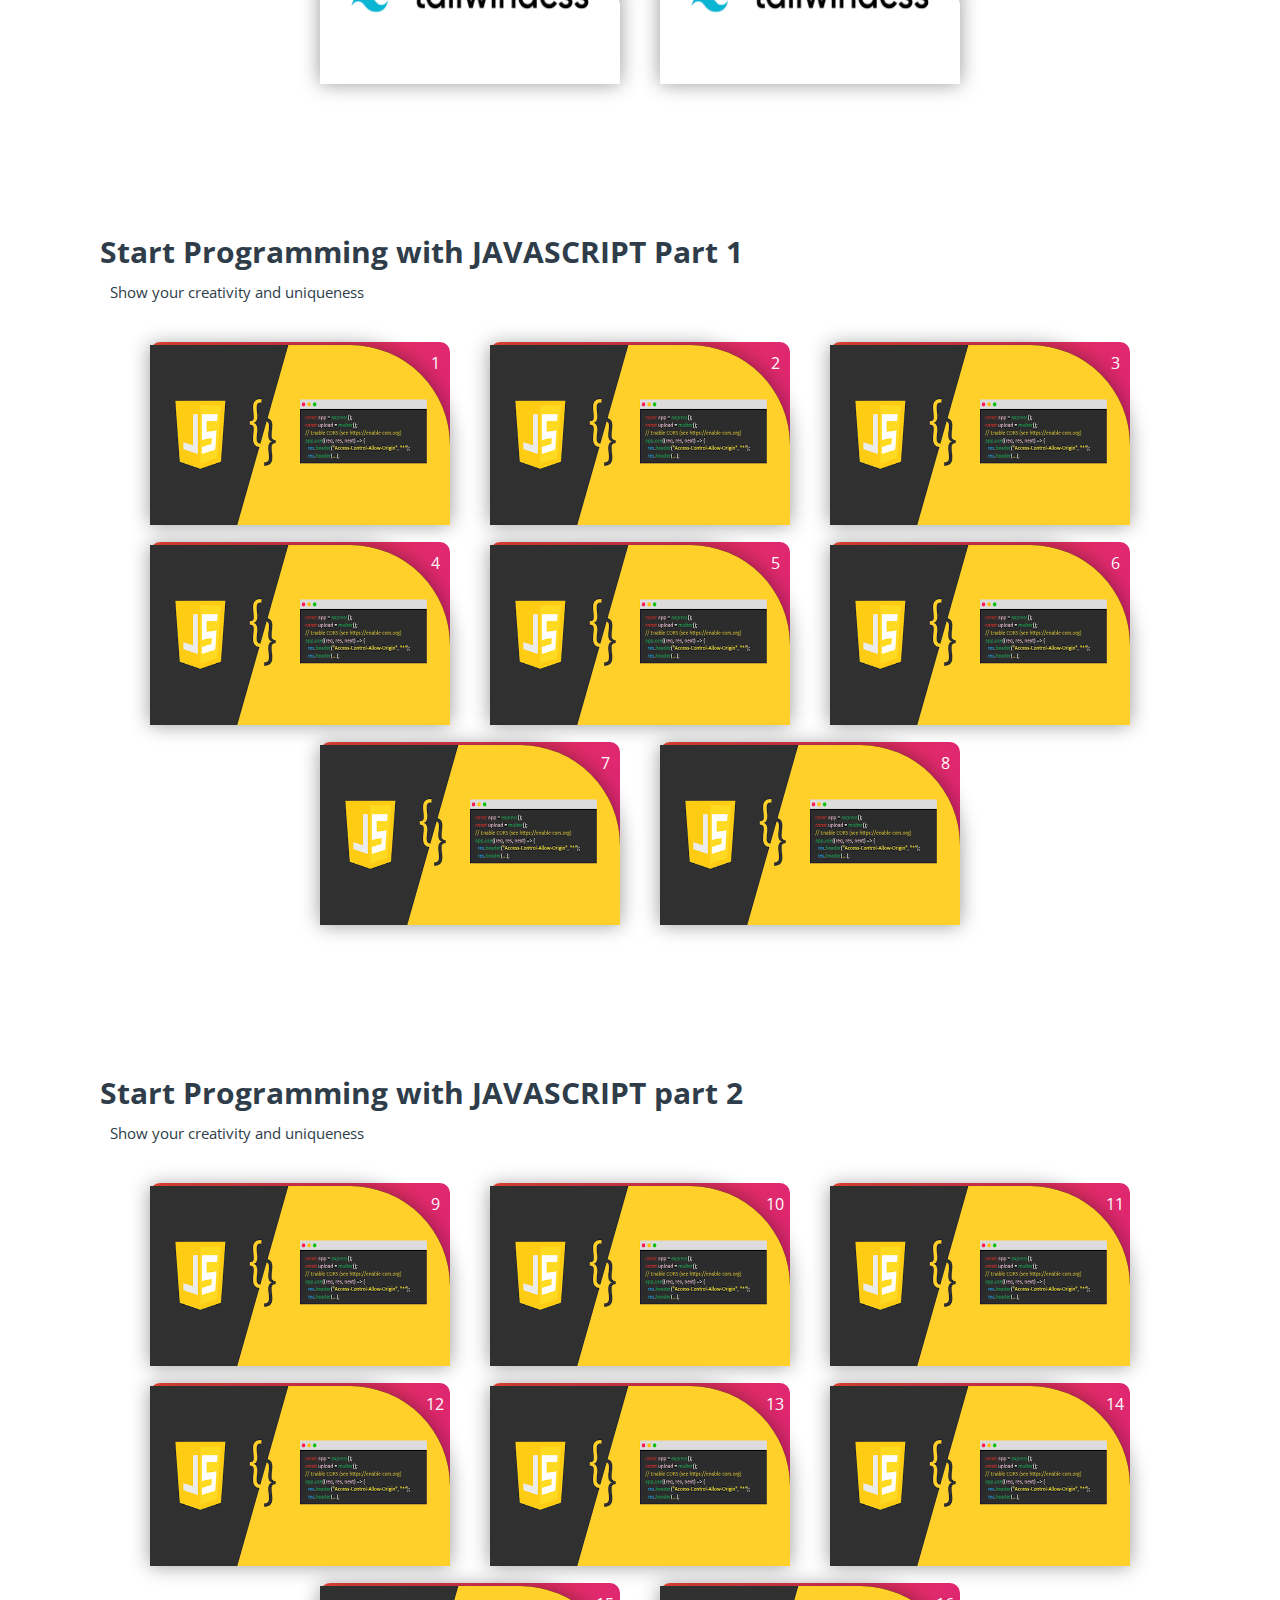
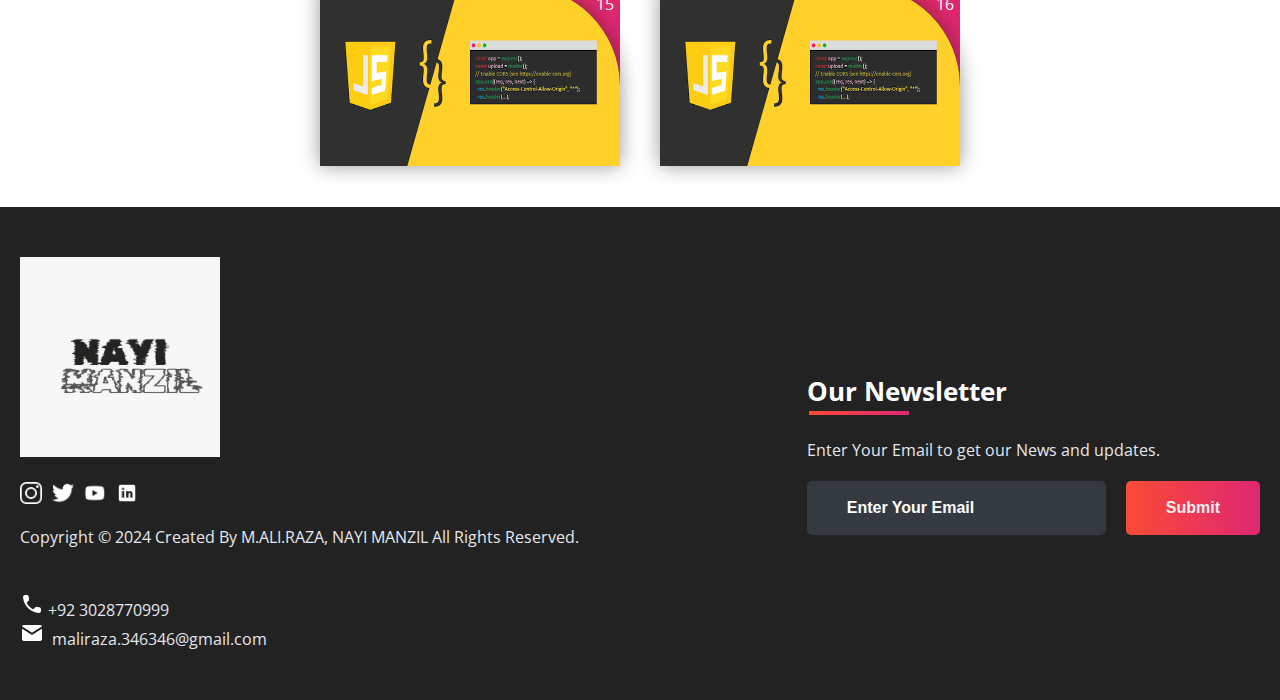
<file: subjects/computer_courses.html>
<!DOCTYPE html>
<html>
<head>
	<link rel="shortcut icon" type="png" href="../images/icon/favicon.png">
	<title>Frontend on Nayi Manzil</title>
	<link rel="stylesheet" type="text/css" href="subjects.css">
	<script type="text/javascript" src="../script.js"></script>
</head>
<body>
	
<!-- NAVIGATION -->
	<header>
		<div class="nav" id="nav">
			<div id="learned-logo">
			<a href="../index.html"><img src="../images/icon/logo.png" style="width: 120px;"></a></div>
			<div class="switch-tab" id="switch-tab" onclick="switchTAB()"><img src="../images/icon/menu.png"></div>
			<ul id="list-switch">
				<li><a href="/index.html"><img src="../images/courses/d1.png" class="icon">Home</a></li>
				<li><a href="#"><img src="../images/courses/paper.png" class="icon">Frontend</a></li>
				<li><a href="#"><img src="../images/courses/computer.png" class="icon">BACKEND</a></li>
				<li><a href="#"><img src="../images/courses/data.png" class="icon">DATA BASIS</a></li>
				<li><a href="#"><img src="../images/courses/algo.png" class="icon">Next js</a></li>
				<li><a href="/login.html"><img src="../images/courses/projects.png" class="icon">Login</a></li>
			</ul>
			<div class="search" id="search-switch">
				<input type="search" placeholder="Search" class="srch"><button id="srchbtn"><img src="../images/icon/search.png"></button>
			</div>
		</div>
	</header>
	

<!-- MAIN Heading of Page -->
	<div class="title">
		<span>Frontend Courses<br>on NayiManzil</span>
		<div class="shortdesc">
			<p>Learn programming languages and concepts to prepare for a career in<br>Web development</p>
		</div>
	</div>


<!-- Some KeyWords related to Topic -->
	<div class="course">
		<div class="cbox">
		
		<div class="det"><a href="#title6">Html</a></div>
		
	
		
		</div>
		<div class="cbox">
			<div class="det"><a href="#c++">CSS</a></div>
		<div class="det"><a href="#data">Boostrap</a></div>
	
		
		</div>
		<div class="cbox">
			<div class="det"><a href="#algo">Tailwind CSS</a></div>
		<div class="det"><a href="#html_css">javascript part 1</a></div>
		<div class="det"><a href="#html">part 2</a></div>

	
		</div>
	</div>


<!-- Courses Available -->
	<div class="inbt">
		Accelerate your career with Nayi Manzil
	</div>

	<div class="ccard">
	<center>
		<div class="ccardbox">
			<div class="dcard">
				<div class="fpart"><img src="../images/courses/html.jpeg"></div>
				<a href="#title6"><div class="spart">HTML <img src="../images/icon/dropdown.png"></div></a>
			</div>
			<div class="dcard">
				<div class="fpart"><img src="../images/courses/css.jpeg"></div>
				<a href="#c++"><div class="spart">CSS <img src="../images/icon/dropdown.png"></div></a>
			</div>
			<div class="dcard">
				<div class="fpart"><img src="../images/courses/boostrap.png"></div>
				<a href="#data"><div class="spart">Boostrap <img src="../images/icon/dropdown.png"></div></a>
			</div>
		</div>
		<div class="ccardbox">
			<div class="dcard">
				<div class="fpart"><img src="../images/courses/tailwind.png"></div>
				<a href="#algo"><div class="spart">Tailwind <img src="../images/icon/dropdown.png"></div></a>
			</div>
			<div class="dcard">
				<div class="fpart"><img src="../images/courses/javascript-course.jpg"></div>
				<a href="#html_css"><div class="spart">javascript<br> part 1 <img src="../images/icon/dropdown.png"></div></a>
			</div>
			<div class="dcard">
				<div class="fpart"><img src="../images/courses/javascript.jpeg"></div>
				<a href="#html"><div class="spart">javascript<br> part2 <img src="../images/icon/dropdown.png"></div></a>
			</div>
		</div>
	</center>
	</div>




<!-- Videos on HTML Lectures -->
<div class="title6" id="title6">
	<div class="title2" id="javascript">
		<span>Start Programming with HTML</span>
		<div class="shortdesc2">
			<p>Practice and Practice to become a good HTML developer</p>
		</div>
	</div>
	<div>
		<a href="#" ><img src="/images/courses/html..png" alt=""></a>
	</div>
	<center>
		
	
		<div class="ccardbox2">
			<div class="dcard2"><span class="tag" >1</span>
				<div class="fpart2"><img src="../images/courses/html.jpeg">
					<a href=""></a>
				</div>
			</div>
			<div class="dcard2"><span class="tag" >2</span>
				<div class="fpart2"><img src="../images/courses/html.jpeg">
					<a href=""></a>
				</div>
			</div>
			<br>
			<div class="dcard2"><span class="tag" >3</span>
				<div class="fpart2"><img src="../images/courses/html.jpeg">
					<a href=""></a>
				</div>
			</div>
		
			
			<div class="dcard2"><span class="tag" >pro</span>
				<div class="fpart2"><img src="../images/courses/html.jpeg">
					
				</div>
			
			
	</center>
<br>
</div>

<div class="title2" id="c++">
	<span>Start Programming with CSS</span>
	<div class="shortdesc2">
		<p>Practice and Practice to become a good CSS developer</p>
	</div>
</div>
<center>
	<div class="ccardbox2">
		<div class="dcard2"><span class="tag" >1</span>
			<div class="fpart2"><img src="../images/courses/css.jpeg">
				<a href=""><img src="/images/courses/css.jpeg" alt=""></a>
			</div>
		</div>
		<div class="dcard2"><span class="tag" >2</span>
			<div class="fpart2"><img src="../images/courses/css.jpeg">
				
			</div>
		</div>
		<div class="dcard2"><span class="tag" >3</span>
			<div class="fpart2"><img src="../images/courses/css.jpeg">
				
			</div>
		</div>
		<div class="dcard2"><span class="tag" >4</span>
			<div class="fpart2"><img src="../images/courses/css.jpeg">
				
			</div>
		</div>
	
		<div class="ccardbox2">
			<div class="dcard2"><span class="tag" >1</span>
				<div class="fpart2"><img src="../images/courses/css.jpeg">
					<a href=""><img src="/images/courses/css.jpeg" alt=""></a>
				</div>
			</div>
			<div class="dcard2"><span class="tag" >2</span>
				<div class="fpart2"><img src="../images/courses/css.jpeg">
					
				</div>
			</div>
			<div class="dcard2"><span class="tag" >3</span>
				<div class="fpart2"><img src="../images/courses/css.jpeg">
					
				</div>
			</div>
			<div class="dcard2"><span class="tag" >4</span>
				<div class="fpart2"><img src="../images/courses/css.jpeg">
					
				</div>
			</div>
</center>
<br>

<!-- Videos on DATA STRUCTURES Lectures -->

<div class="title2" id="data">
	<span>Boostap</span>
	<div class="shortdesc2">
		<p>Make your Boostrap concepts strong...</p>
	</div>
</div>
<center>
	<div class="ccardbox2">
		<div class="dcard2"><span class="tag" >4</span>
			<div class="fpart2"><img src="../images/courses/boostrap.png">
				
			</div>
		</div>
		<div class="dcard2"><span class="tag" >4</span>
			<div class="fpart2"><img src="../images/courses/boostrap.png">
				
			</div>
		</div>
		<div class="dcard2"><span class="tag" >4</span>
			<div class="fpart2"><img src="../images/courses/boostrap.png">
				
			</div>
		</div>

		<div class="dcard2"><span class="tag" >4</span>
			<div class="fpart2"><img src="../images/courses/boostrap.png">
				
			</div>
		</div>
	
		<div class="dcard2"><span class="tag" >4</span>
			<div class="fpart2"><img src="../images/courses/boostrap.png">
				
			</div>
		</div>

		<div class="dcard2"><span class="tag" >4</span>
			<div class="fpart2"><img src="../images/courses/boostrap.png">
				
			</div>
		</div>

		<div class="dcard2"><span class="tag" >4</span>
			<div class="fpart2"><img src="../images/courses/boostrap.png">
				
			</div>
		</div>

		<div class="dcard2"><span class="tag" >4</span>
			<div class="fpart2"><img src="../images/courses/boostrap.png">
				
			</div>
		</div>
	</div>
</center>
<br><br>
<div class="click-me">
	<a href="https://www.youtube.com/watch?v=Db9ZYbJONHc" target="_blank">Click Here to Watch full playlist</a>
</div>

<!-- Videos on TAILWIND Lectures -->

	<div class="title2" id="algo">
		<span>TAILWIND CSS</span>
		<div class="shortdesc2">
			<p>Make your TAILWIND  concepts clear...</p>
		</div>
	</div>
	<center>
		<div class="ccardbox2">
			<div class="dcard2"><span class="tag" >1</span>
				<div class="fpart2"><img src="../images/courses/tailwind.png">
				</div>
			</div>

			<div class="dcard2"><span class="tag" >2</span>
				<div class="fpart2"><img src="../images/courses/tailwind.png">
				</div>
			</div>

			<div class="dcard2"><span class="tag" >3</span>
				<div class="fpart2"><img src="../images/courses/tailwind.png">
				</div>
			</div>

			<div class="dcard2"><span class="tag" >4</span>
				<div class="fpart2"><img src="../images/courses/tailwind.png">
				</div>
			</div>
		
			<div class="dcard2"><span class="tag" >5</span>
				<div class="fpart2"><img src="../images/courses/tailwind.png">
				</div>
			</div>

			<div class="dcard2"><span class="tag" >6</span>
				<div class="fpart2"><img src="../images/courses/tailwind.png">
				</div>
			</div>

			<div class="dcard2"><span class="tag" >7</span>
				<div class="fpart2"><img src="../images/courses/tailwind.png">
				</div>
			</div>

			<div class="dcard2"><span class="tag" >8</span>
				<div class="fpart2"><img src="../images/courses/tailwind.png">
				</div>
			</div>
		</div>
	</center>


<!-- Videos on javascript Lectures -->

	<div class="title2" id="html_css">
		<span>Start Programming with JAVASCRIPT Part 1</span>
		<div class="shortdesc2">
			<p>Show your creativity and uniqueness</p>
		</div>
	</div>
	<center>
		<div class="ccardbox2">
			<div class="dcard2"><span class="tag" >1</span>
				<div class="fpart2"><img src="../images/courses/javascript-course.jpg">
					
				</div>
			</div>
			<div class="dcard2"><span class="tag" >2</span>
				<div class="fpart2"><img src="../images/courses/javascript-course.jpg">
					
				</div>
			</div>

			<div class="dcard2"><span class="tag" >3</span>
				<div class="fpart2"><img src="../images/courses/javascript-course.jpg">
					
				</div>
			</div>

			<div class="dcard2"><span class="tag" >4</span>
				<div class="fpart2"><img src="../images/courses/javascript-course.jpg">
					
				</div>
			</div>
		
			<div class="dcard2"><span class="tag" >5</span>
				<div class="fpart2"><img src="../images/courses/javascript-course.jpg">
					
				</div>
			</div>

			<div class="dcard2"><span class="tag" >6</span>
				<div class="fpart2"><img src="../images/courses/javascript-course.jpg">
					
				</div>
			</div>

			<div class="dcard2"><span class="tag" >7</span>
				<div class="fpart2"><img src="../images/courses/javascript-course.jpg">
					
				</div>
			</div>

			<div class="dcard2"><span class="tag" >8</span>
				<div class="fpart2"><img src="../images/courses/javascript-course.jpg">
					
				</div>
			</div>
		</div>
	</center>


<!-- Videos on JAVASCRIPT Lectures -->
<!-- Videos on HTML and CSS Lectures -->

<div class="title2" id="html">
	<span>Start Programming with JAVASCRIPT part 2</span>
	<div class="shortdesc2">
		<p>Show your creativity and uniqueness</p>
	</div>
</div>
<center>
	<div class="ccardbox2">
		<div class="dcard2"><span class="tag" >9</span>
			<div class="fpart2"><img src="../images/courses/javascript-course.jpg">
				
			</div>
		</div>
		<div class="dcard2"><span class="tag" >10</span>
			<div class="fpart2"><img src="../images/courses/javascript-course.jpg">
				
			</div>
		</div>

		<div class="dcard2"><span class="tag" >11</span>
			<div class="fpart2"><img src="../images/courses/javascript-course.jpg">
				
			</div>
		</div>

		<div class="dcard2"><span class="tag" >12</span>
			<div class="fpart2"><img src="../images/courses/javascript-course.jpg">
				
			</div>
		</div>
	
		<div class="dcard2"><span class="tag" >13</span>
			<div class="fpart2"><img src="../images/courses/javascript-course.jpg">
				
			</div>
		</div>

		<div class="dcard2"><span class="tag" >14</span>
			<div class="fpart2"><img src="../images/courses/javascript-course.jpg">
				
			</div>
		</div>

		<div class="dcard2"><span class="tag" >15</span>
			<div class="fpart2"><img src="../images/courses/javascript-course.jpg">
				
			</div>
		</div>

		<div class="dcard2"><span class="tag" >16</span>
			<div class="fpart2"><img src="../images/courses/javascript-course.jpg">
				
			</div>
		</div>
	</div>
</center>
<br><br>

<!-- PROJECTS
	<div class="title2" id="projects">
		<span>Browse Projects</span>
		<div class="shortdesc2">
			<p>Here you can find various Projects related to Web Deveopment, AI, Java Projects, etc</p>
		</div>
	</div>
	<div class="project-panel">
		<div class="project-card">
			<img src="../images/projects/p1.jpg">
			<div class="info">
				<h4>Digi Library</h4><p>Interactive Library Management Software made using JAVA & MySQL</p>
				<div class="download"><a href="https://github.com/roshan9419" target="_blank">Download</a></div>	
			</div>
		</div>
		<div class="project-card">
			<img src="../images/projects/p2.jpg">
			<div class="info">
				<h4>LearnEd</h4><p>It is an Educational Website made using HTML, CSS & JavaScript</p>
				<div class="download"><a href="https://github.com/roshan9419" target="_blank">Download</a></div>
			</div>
		</div>
		<div class="project-card">
			<img src="../images/projects/p3.jpg">
			<div class="info">
				<h4>Photo Gallery</h4><p>This Website helps you to manage your Personal Photos developed using HTML, CSS & JavaScript</p>
				<div class="download"><a href="https://github.com/roshan9419" target="_blank">Download</a></div>
			</div>
		</div>
		<div class="project-card">
			<img src="../images/projects/p4.jpg">
			<div class="info">
				<h4>Sports Fitness</h4><p>This Website helps you in your favorite Sports made using HTML, CSS & JavaScript</p>
				<div class="download"><a href="https://github.com/roshan9419" target="_blank">Download</a></div>
			</div>
		</div>
		<div class="project-card">
			<img src="../images/projects/p5.jpg">
			<div class="info">
				<h4>Smart TMS</h4><p>This Software helps you to managen the records of Challans used in Traffic Management System made using C++</p>
				<div class="download"><a href="https://github.com/roshan9419/smart_traffic" target="_blank">Download</a></div>
			</div>
		</div>

	</div>

<br><br><br><br><br> -->

<!-- FOOTER -->
<footer>
	<div class="footer-container">
		<div class="left-col">
			<img src="../images/icon/lodo.jpeg" style="width: 200px;">
			<div class="logo"></div>
			<div class="social-media">
				
				<a href="#"><img src="../images/icon\insta.png"></a>
				<a href="#"><img src="../images/icon\tt.png"></a>
				<a href="#"><img src="../images/icon\ytube.png"></a>
				<a href="#"><img src="../images/icon\linkedin.png"></a>
			</div><br><br>
			<p class="rights-text">Copyright © 2024 Created By M.ALI.RAZA, NAYI MANZIL All Rights Reserved.</p>
			<br><br>
			<p><img src="../images/icon/phone.png"> +92 3028770999<br><img src="../images/icon/mail.png">&nbsp; maliraza.346346@gmail.com</p>
		</div>
		<div class="right-col">
			<h1 style="color: #fff">Our Newsletter</h1>
			<div class="border"></div><br>
			<p>Enter Your Email to get our News and updates.</p>
			<form class="newsletter-form">
				<input class="txtb" type="email" placeholder="Enter Your Email">
				<input class="btn" type="submit" value="Submit">
			</form>
		</div>
	</div>
</footer>

</body>
</html>
</file>
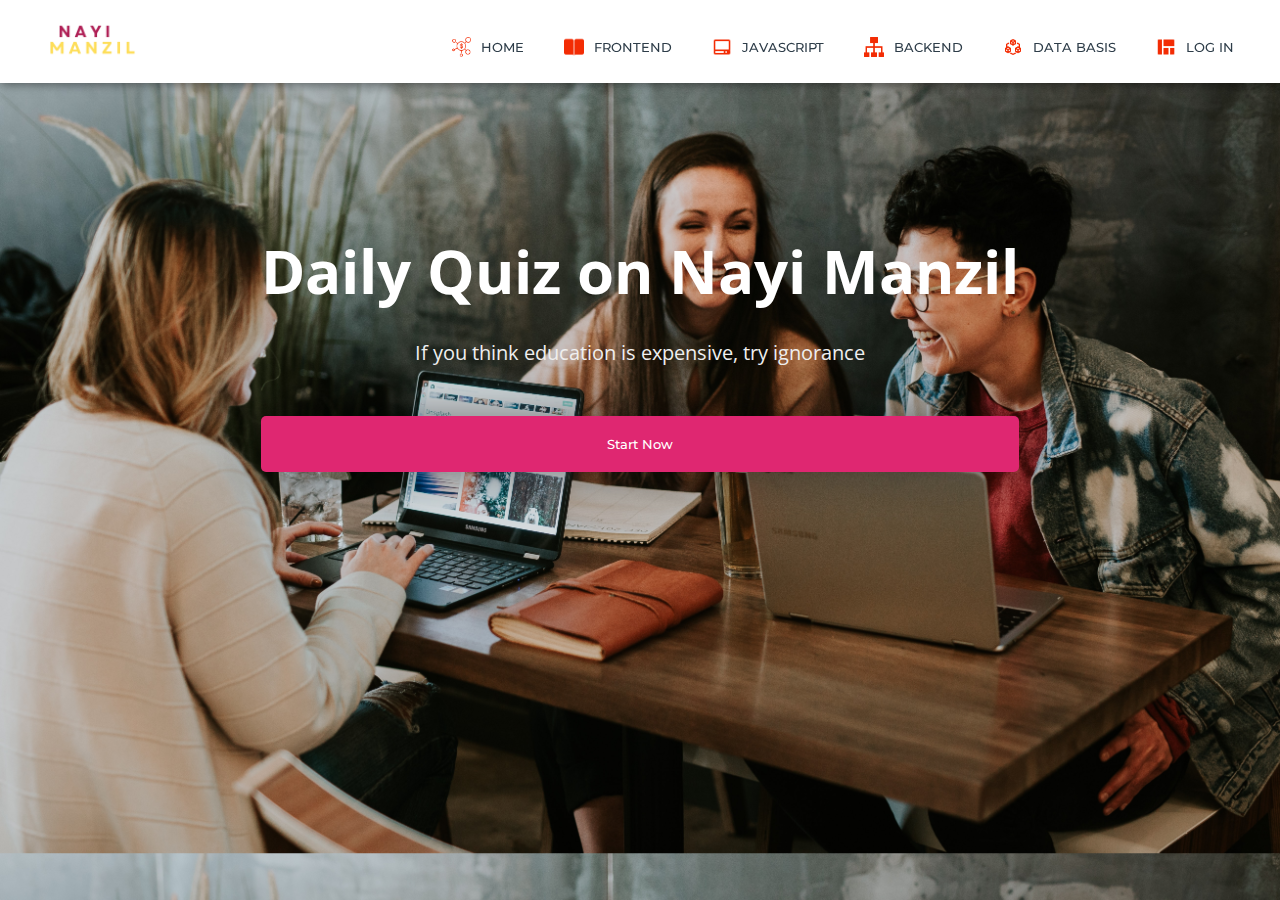
<file: subjects/quiz.html>
<!DOCTYPE html>
<html>
<head>
	<link rel="shortcut icon" type="png" href="../images/icon/favicon.png">
	<title>Quiz on LearnEd</title>
	<link rel="stylesheet" type="text/css" href="quizStyle.css">
	<script type="text/javascript" src="../script.js"></script>
</head>
<body>
	
<!-- NAVIGATION -->
	<header>
		<div class="nav" id="nav">
			<div id="learned-logo">
			<a href="../index.html"><img src="../images/icon/logo.png" style="width: 120px;"></a></div>
			<div class="switch-tab" id="switch-tab" onclick="switchTAB()"><img src="../images/icon/menu.png"></div>
			 <ul id="list-switch">
				<li><a href="/index.html"><img src="../images/courses/d1.png" class="icon">HOME</a></li>
				<li><a href="/"><img src="../images/courses/paper.png" class="icon">FRONTEND</a></li>
				<li><a href="/"><img src="../images/courses/computer.png" class="icon">JAVASCRIPT</a></li>
				<li><a href="/"><img src="../images/courses/data.png" class="icon">BACKEND</a></li>
				<li><a href="/"><img src="../images/courses/algo.png" class="icon">DATA BASIS</a></li>
				<li><a href="/login.html"><img src="../images/courses/projects.png" class="icon">LOG IN</a></li>
			</ul>
			<div class="search" id="search-switch">
				<input type="search" placeholder="Search" class="srch"><button id="srchbtn"><img src="../images/icon/search.png"></button>
			</div>
		</div> 
	</header>
	

<!-- MAIN Heading of Page -->
	<div class="title" id="title">
		<span>Daily Quiz on Nayi Manzil</span>
		<div class="shortdesc"><br>
			<p>If you think education is expensive, try ignorance</p>
		</div>
		<button onclick="startquiz()">Start Now</button>
	</div>


<div class="panel" id="panel">
	
	<div class="left-side" id="left">
		<ul>
			<li onclick="quizt(1)">Home</li>
			<li onclick="quizt(2)">Html quiz</li>
			<li onclick="quizt(5)">CSS quiz</li>
			<li onclick="quizt(8)">javascript</li>
			<li onclick="quizt(5)">tailwind css quiz</li>
			<li onclick="quizt(5)">Boostap</li>
			<li onclick="quizt(5)">Node.js</li>
			<li onclick="quizt(5)">Express js</li>
			<li onclick="quizt(5)">React</li>
			<li onclick="quizt(5)">Next.js</li>
			
		</ul>
	</div>

	<div class="right-side" id="right">
		<div id="quiz-container">
			
			<div id="f1"><div class="quiz-frame main-frame"></div></div>

			<div id="f2"><iframe class="quiz-frame" src="https://docs.google.com/forms/d/e/1FAIpQLSfegs9FLLwow-l049qZW5k5WI4ox3pFkUz42Ee5IxllSR6Fzg/viewform?usp=sf_link" frameborder="0" marginheight="0" marginwidth="0">Loading…</iframe></div>
			
			<div id="f3"><iframe class="quiz-frame" src="https://docs.google.com/forms/d/e/1FAIpQLSeVTLsd_AqZGpbIMnZRm20OKrjjiYSirWBjfCHpWtAsMQU--g/viewform?embedded=true" frameborder="0" marginheight="0" marginwidth="0">Loading…</iframe></div>
			
			<div id="f4"><iframe class="quiz-frame" src="https://docs.google.com/forms/d/e/1FAIpQLSdjSKZhQp5jqqR34zD_uWMtgXr18F9pdK6YqcafLSP6J7VZjw/viewform?embedded=true" frameborder="0" marginheight="0" marginwidth="0">Loading…</iframe></div>

			<div id="f5"><iframe class="quiz-frame" src="https://docs.google.com/forms/d/e/1FAIpQLSe1xs1-41MAbLN7KkXrJwtGdbl5ydxe_vX_nmFRjf6c0wtYkA/viewform?embedded=true"  frameborder="0" marginheight="0" marginwidth="0">Loading…</iframe></iframe></div>
			
			<div id="f6"><iframe class="quiz-frame" src="https://docs.google.com/forms/d/e/1FAIpQLSdHFDm_BakVxro_zJI78OF2OLJpXgDzzaAVMHD9hptWlXBSpA/viewform?embedded=true" frameborder="0" marginheight="0" marginwidth="0">Loading…</iframe></div>
			
			<div id="f7"><iframe class="quiz-frame" src="https://docs.google.com/forms/d/e/1FAIpQLSdgD7yFEJtqpkImDiLAaQ7w9VcsO688gr1V3Gl7FqwM5yXtWQ/viewform?embedded=true" frameborder="0" marginheight="0" marginwidth="0">Loading…</iframe></div>

			<div id="f8"><iframe class="quiz-frame" src="https://docs.google.com/forms/d/e/1FAIpQLSchDBnai_Aup7YFJQegg4z-qoB338p010VgZRxBYDT17xoRew/viewform?embedded=true" frameborder="0" marginheight="0" marginwidth="0">Loading…</iframe></div>

			<div id="f9"><iframe class="quiz-frame" src="https://docs.google.com/forms/d/e/1FAIpQLSfY5oIAz4R9Ty-LBpx7h4th6OJ0-RkrxIlLslRV4NjwwW8_uw/viewform?embedded=true" frameborder="0" marginheight="0" marginwidth="0">Loading…</iframe></div>
			
			<div id="f10"><iframe class="quiz-frame" src="https://docs.google.com/forms/d/e/1FAIpQLSflwS89sG7H98J9vFgFqJgsKaZ5gpq3yUlOiW3up7RQQ-qRnw/viewform?embedded=true" frameborder="0" marginheight="0" marginwidth="0">Loading…</iframe></div>

			<div id="f11"><iframe class="quiz-frame" src="https://docs.google.com/forms/d/e/1FAIpQLSe_aS8-CMNFdUzI1UE73zahC2bmMwJkmB6FJXPIeKbLIBqB4Q/viewform?embedded=true" frameborder="0" marginheiclass="quiz-frame" ght="0" marginwidth="0">Loading…</iframe></div>

		</div>
	</div>

</div>

	<script type="text/javascript" src="../script.js"></script>
</body>
</html>
</file>
<file: style.css>
@import url('https://fonts.googleapis.com/css?family=Montserrat:500&display=swap');
@import url('https://fonts.googleapis.com/css?family=Dancing+Script&display=swap');
@import url('https://fonts.googleapis.com/css?family=Open+Sans&display=swap');

* {
	box-sizing: border-box;
	margin: 0;
	padding: 0;
}

html {
	scroll-behavior: smooth;
}
body {
	background: #FFF;
	font-family: 'Open Sans', sans-serif;
}
.hero-section {
	
	padding: 30px;
	border-radius: 10px;
	
	display: inline-block;
	
		
	  }
.anch{
	
	padding: 5px 20px;
	border: 2px solid #DF2771;
	border-radius: 20px;
	text-decoration: none;
	margin-right: 30px;
	transition: .5s;
	background-color: #DF2771;
	color: #fff;
	margin-top: 20px;
}


	
	h1 {
	font-size: 3rem;
	margin-bottom: 20px;
	}
	
	.rotating-text {
	color: #DF2771;
	font-weight: bold;
	}
	
	.text-teal {
	color: #004d40;
	}




header {
	height: 90vh;
	/* background: #000; */
}
.black {
	box-shadow: 0 2px 10px rgba(0, 0, 0, 0.5);
}
nav {
	padding-top: 20px;
	padding-bottom: 20px;
	top: 0;
	position: fixed;
	display: flex;
	width: 100%;
	z-index: 1000;
	background: #fff;
	justify-content: space-around;
	transition: 1.5s;
	align-items: center;
}
nav ul {
	display: flex;
	align-items: center;
}
nav ul li {
	list-style: none;
	margin: 5px 10px;
}
nav ul li a {
	padding: 2px 10px;
	color: #2e2e2e;
	cursor: pointer;
	transition: .5s;
	text-decoration: none;
}
nav ul li a:hover {
	color: #fff;
	border-radius: 5px;
	background: #DF2771;
}
.active {
	color: #fff;
	border-radius: 5px;
	background: #DF2771;
}
.srch {
	padding: 2px 10px;
	display: flex;
	/* align-items: center; */
	justify-content: center;
	/* background: #0066ff; */
	border: 1px solid;
	border-radius: 20px;
}
.srch img {
	width: 25px;
	cursor: pointer;
}
.srch .search {
	/* padding: 2px 10px; */
	outline: none;
	border: none;
	background: transparent;
}

.get-started {
	margin-left: 50px;
	padding: 5px 20px;
	border: 2px solid #DF2771;
	border-radius: 20px;
	text-decoration: none;
	
	transition: .5s;
	background-color: #DF2771;
	color: #fff;
}
.get-started:hover {
	color: #2e2e2e;
	background: #fff;
}
.logo img{
	width: 120px;
	cursor: pointer;
	transition: all 1s;
}

a, button {
	float: left;
	font-family: "Montserrat", sans-serif;
	font-weight: 500;
	font-size: 15px;
	color: #2E3D49;
	display: block;
	text-decoration: none;
	text-align: center;
}
.head-container {
	margin-top: 245px;
	display: flex;
	flex-direction: row;
	
	
	justify-content: space-around;  
	display: flex;
	justify-content: space-between;
	align-items: center; 
	padding: 20px;
	
}
.quote {
	width: 600px;
	transform: translateY(-50px);
}
.quote h5 {
	margin-top: 20px;
	color: #0009;
	line-height: 20px;
}
.quote p {
	font-size: 50px;
	color: #2e2e2e;
}
.quote .play {
	margin-top: 20px;
	display: flex;
	/* justify-content: center; */
	align-items: center;
}
.quote .play img {
	width: 45px;
	cursor: pointer;
	filter: drop-shadow(0 0 10px #0002);
}
.quote .play span a{
	margin-left: 10px;
	font-size: 20px;
	font-weight: 900;
	color: rgba(0, 0, 0, 0.8);
	cursor: pointer;
}
.svg-image img{
	width: 500px;
	filter: drop-shadow(0 20px 10px rgba(0,0,0,0.2));
}

/* SIDE MENU */
.menu {
	cursor: pointer;
	width: 25px;
	display: none;
}
.side-menu {
	width: 100%;
	height: 100%;
	background: rgba(182, 33, 90, 0.993);
	position: absolute;
	top: 0;
	transition: .8s;
	z-index: 2000;
	transform: translateX(-100%);
}
.side-menu ul {
	margin-top: 35%;
	display: flex;
	flex-direction: column;
	justify-content: center;
	/* background: #FA4B37; */
}
.side-menu ul li {
	list-style: none;
	/* background: #009900; */
	display: flex;
	justify-content: center;
	align-items: center;
	/* border-bottom: 1px solid #fff; */
	/* padding: 10px 0px; */
}
.side-menu ul li:hover a{
	background: #fff;
	color: #DF2771;
}
.side-menu ul li a{
	color: #FFF;
	width: 100%;
	font-size: 1em;
	/* background: #2E3D49; */
	text-decoration: none;
	padding: 15px 0px;
}
.close img{
	float: right;
	width: 35px;
	cursor: pointer;
	margin: 10px;
}
.user {
	display: flex;
	justify-content: center;
	align-items: center;
	margin-top: 10%;
}
.user img {
	width: 60px;
	border-radius: 50%;
	border: 2px solid #fff;
	filter: drop-shadow(0 10px 20px #0004);
	margin-right: 30px;
	cursor: pointer;
}
.user p {
	color: #fff;
	cursor: pointer;
}
.user img, .user p {
	opacity: 1;
}
/*Common things in all sections*/
#about_section, #portfolio_section, #team_section, #services_section, #contactus_section {
	font-family: 'Open Sans', sans-serif;
	color: #2E3D49;
	position: relative;
}
.diffSection {
	width: 100%;
	/*position: relative;*/
	justify-content: center;
	align-items: center;
}
.diffSection .content {
	margin: 10px;
	text-align: center;
	padding: 10px 100px;
	font-size: 1.1em;
}

/*PORTFOLIO*/
.extra {
	width: 100%;
}
.extra p {
	padding: 30px;
	padding-bottom: 150px;
	font-size: 50px;
	text-align: center;
	color: #fff;
	background-image: linear-gradient(rgba(0,0,0,0),rgba(0,0,0,0.7)),url("images/extra/b1.jpg");
	background-size: cover;
	background-attachment: fixed;
	font-family: cursive;
	z-index: -9;
}
.smbox {
	display: flex;
	flex-wrap: wrap;
	transform: translateY(-100px);
	justify-content: center;
}
.smbox span {
	margin: 1%;
	background: #fff;
	box-shadow: inset 0px 0px 25px rgba(0,0,0,0.2),
						0 0 40px rgba(0,0,0,0.3);
	border-radius: 10px;
	padding: 30px 50px;
	cursor: pointer;
}
.smbox span:hover {
	transform: scale(1.3);
	transition: .5s ease;
}
.smbox .data {
	font-size: 80px;
	color: #FA6146;	
}
.smbox .det {
	font-size: 20px;
	color: #272529;
	font-family: cursive;
}

/*Title*/
.title {
	 margin-top: 0px; 
	font-family: 'Open Sans', sans-serif;
	font-size: 30px;
	text-align: center;
	color: #2E3D49;
}

/*ABOUT*/
.about-content {
	width: 100%;
	position: relative;
	justify-content: center;
	flex-wrap: wrap;
	display: flex;
	align-items: center;
}
.about-content .side-text {
	width: 550px;
	padding: 50px 40px;
	background: #fff;
	box-shadow: 2px 0 100px rgba(0,0,0,0.3);
	border-radius: 5px;
	text-align: justify;
	line-height: 22px;
	opacity: 0;
	transform: translateX(-100px);
	transition: 1s ease-in-out;
}
.about-content .side-text-appear {
	opacity: 1;
	transform: translateX(0px);
}
.about-content .side-text h2 {
	padding: 10px;
}
.about-content .side-text p {
	padding: 10px;
}
.about-content .side-image img {
	width: 90%;
	border-radius: 5px;
}
.sideImage {
	transform: translateX(100px);
	opacity: 0;
	transition: .8s ease-in-out;
}
.sideImage-appear {
	opacity: 1;
	transform: translateX(0px);
}

/*POPULAR SUBJECTS*/
.cbox {
	position: relative;
	width: 100%;
	display: inline-flex;
	flex-wrap: wrap;
	justify-content: center;
}
.cbox .det {
	width: 250px;
	height: 80px;
	margin: 10px;
	background: #fff;
	cursor: pointer;
}
.cbox .det a{
	justify-content: space-around;
	width: 250px;
	padding: 28px;
	border-radius: 10px;
	border: 1px solid #FA4B37;
	font-size: 15px;
	color: #272529;
	font-family: cursive;
	text-decoration: none;
}
.cbox .det a:hover {
	background: linear-gradient(to right, #FA4B37, #DF2771);
	color: white;
}
.cbox .det a:hover img{
	filter: brightness(100);
}
.cbox img {
	width: 20px;
	margin-right: 20px;
}

/*TEAM SECTION*/
.totalcard {
	width: 100%;
	display: flex;
	flex-wrap: wrap;
	align-items: center;
	justify-content: center;
	margin-bottom: 50px;
}
.totalcard .card {
	margin: 50px;
	width: 300px;
	border-radius: 10px;
	background: #fff;
}
.totalcard .card{
	box-shadow: inset 0 0 10px rgba(0,0,0,0.4),
					0 0 10px rgba(0,0,0,0.3);
}
.card:nth-child(1){
	border-top: 5px solid green;
}
.card:nth-child(2){
	border-top: 5px solid blue;
}
.card:nth-child(1):hover {
	box-shadow: inset 0px 0px 10px rgba(0,255,0,0.5),
				1px 1px 30px rgba(0,255,0,0.5);
}
.card:nth-child(2):hover {
	box-shadow: inset 0px 0px 10px rgba(0,0,255,0.5),
				1px 1px 30px rgba(0,0,255,0.5);
}
.totalcard .card img {
	width: 100px;
	height: 100px;
	margin-top: 5px;
	cursor: pointer;
	border-radius: 50px;
	transition-duration: .8s;
}
.totalcard .card img:hover {
	transform: scale(3.5);
	border-radius: 0;
	box-shadow: 0 0 20px rgba(0,0,0,0.5);
}
#detail p{
	font-size: 15px;
	line-height: 25px;
	font-variant: small-caps;
	text-align: center;
	margin: 25px;
	margin-bottom: 0px;
	margin-top: 0px;
}
#detail button {
	outline: none;
	border-radius: 10px;
	border-style: none;
	border: 1px solid black;
	padding: 9px 25px;
	cursor: pointer;
	transition-duration: .4s;
}
#detail a {
	bottom: 80px;
	text-decoration: none;
	margin-bottom: 30px;
	margin-top: 20px;
	margin-left: 90px;
	align-self: center;
}
.btn-roshan:hover {
	background: rgba(0,255,0,0.7);
	color: #fff;
}
.btn-roshan2:hover {
	background: rgba(0,0,255,0.5);
	color: #fff;
}
.card-title {
	font-size: 17px;
	color: #343A40;
	padding: 20px;
	font-weight: 700;
}

/*Service Section*/
/*Service Section*/
.service-swipe {
	display: flex;
	flex-wrap: wrap;
	justify-content: center;
	align-items: center;
	background-image: linear-gradient(rgba(0,0,0,0),rgba(0,0,0,0.7)),url("images/extra/b3.jpg");
	background-size: cover;
	background-attachment: fixed;
}
.service-swipe .s-card img {
	width: 100px;
}
.service-swipe a {
	padding: 0;
	margin: 40px 10px;
}
.service-swipe .s-card {
	display: flex;
	justify-content: space-around;
	padding: 10px;
	align-items: center;
	text-align: center;
	width: 350px;
	height: 200px;
	box-shadow: inset 0 0 20px rgba(255,255,255,0.05),
					0 0 50px rgba(0,0,0,0.8);
	border-radius: 5px;
	cursor: pointer;
	transition-duration: .5s;
}
.service-swipe .s-card p {
	color: #f2f2f2;
	font-size: 1.2em;
	font-family: 'Open Sans',sans-serif;
}
.service-swipe .s-card:hover {
	box-shadow: 0 0 50px rgba(255,255,255,0.8);
	transform: translateY(-10px);
}

/*Contact Us Section*/
.csec {
	background: linear-gradient(to right, #FA4B37, #DF2771);
	background-attachment: fixed; 
	position: absolute;
	width: 100%;
	height: 250px;
	top: 200px;
	content: '';
	transform-origin: top right;
	transform: skewY(-10deg);
	z-index: -1;
}
.back-contact {
	margin-top: 0px;
	transform: translateY(-50px);
	display: flex;
	align-items: center;
	justify-content: space-around;
}
.cc {
	height: 400px;
	width: 400px;
	height: 500px;
	border-radius: 10px;
	justify-content: center;
	box-shadow: 1px 1px 20px rgba(0,0,0,0.4);
	background: #fff;
}
.cc form {
	margin: 5%;
	margin-top: 40px;
	width: 90%;
	height: 90%;
}
.cc form label {
	position: absolute;
	color: #2E3D49;
	font-size: 10px;
	font-weight: 800;
}
.cc form input {
	padding: 15px;
	margin-bottom: 10px;
	border-radius: 5px;
	box-shadow: inset 0 0 5px lightgray;
	border: 1px solid rgba(0,0,0,0.2);
	outline: none;
	color: #2E3D49;
	font-weight: 600;
}
.imp {
	color: red;
}
form textarea {
	width: 100%;
	height: 100px;
	box-shadow: inset 0 0 5px lightgray;
	border: 1px solid rgba(0,0,0,0.2);
	border-radius: 5px;
	outline: none;
	color: #2E3D49;
	font-weight: 600;
	padding: 15px;
}
#csubmit {
	margin-top: 20px; 
	background: linear-gradient(to right, #FA4B37, #DF2771);
	border-radius: 5px;
	border-style: none;
	outline: none;
	width: 100%;
	padding: 15px 25px;
	color: #fff;
	font-size: 12px;
	cursor: pointer;
}

/*REVIEW SECTION*/
#makeitfull {
	display: flex;
	justify-content: center;
	transform: translateY(35px);
}
#makeitfull img {
	width: 50px;
}
.review {
	background: #F8F8F8;
	width: 100%;
}
.rev-container {
	padding: 10px 10%;
	display: flex;
	flex-wrap: wrap;
	justify-content: space-around;
}
.rev-container .rev-card {
	/*overflow: hidden;*/
	width: 550px;
	height: 240px;
	margin-bottom: 40px;
	background: #fff;
	display: flex;
	padding: 10px;
	box-shadow: 2px 2px 20px rgba(0,0,0,0.2);
}
.rev-card:hover {
	box-shadow: 1px 1px 5px rgba(0,0,0,0.2);
}
.identity {
	display: flex;
	flex-wrap: wrap;
	justify-content: center;
	padding: 10px;
}
.identity img {
	width: 120px;
	height: 120px;
	transition-duration: .8s;
	border-radius: 50%;
}
.identity img:hover {
	transform: scale(2.2);
	border-radius: 0px;
	box-shadow: 0 0 20px rgba(0,0,0,0.3);
}
.identity p {
	width: 150px;
	font-weight: bold;
	color: #2E3D49;
	text-align: center;
}
.identity h6 {
	width: 150px;
	text-align: center;
}
.identity .rating img {
	width: 12px;
	height: 12px;
	margin-right: 5px;
}
.rev-cont {
	overflow: hidden;
}
.rev-cont #title {
	padding: 10px;
	color: #2E3D49;
	font-weight: bold;
}
.rev-cont #content {
	padding: 10px;
	font-size: .9em;
	color: #2E3D49;
	line-height: 22px;
	text-align: justify;
}


/*FEEDBACK*/
.title2 {
	position: relative;
	margin-top: 150px;
	margin-left: 100px;
}
.title2 span{
	font-weight: 700;
	font-family: 'Open Sans', sans-serif;
	font-size: 30px;
	color: #2E3D49;
}
.title2 .shortdesc2 {
	padding: 10px;
	font-family: 'Open Sans', sans-serif;
	font-size: 15px;
	color: #2E3D49;
	margin-bottom: 10px;
}
.feedbox {
	margin-top: 50px;
	width: 100%;
	display: flex;
	background-image: linear-gradient(rgba(0,0,0,0),rgba(0,0,0,0.7)),url("images/extra/b4.jpg");
	background-size: cover;
	padding: 50px 80px;
	background-attachment: fixed;
}
.feed {
	width: 800px;
	height: 400px;
	position: relative;
	border-radius: 10px;
	justify-content: center;
	box-shadow: inset 0 0 90px rgba(0,0,0,0.6),
					0 0 80px rgba(0,0,0,0.2);
	background: rgba(0,0,0,0.4);
}
.feed form {
	width: 100%;
	height: 100%;
	padding: 20px;
}

.feed form label {
	position: absolute;
	color: #f2f2f2;
	font-size: 10px;
	font-weight: 800;
}
.feed form input, .feed textarea {
	padding: 15px;
	border-radius: 5px;
	box-shadow: inset 0 0 5px lightgray;
	border: 1px solid rgba(0,0,0,0.2);
	outline: none;
	color: #2E3D49;
	background: #fff9;
	font-weight: 600;
}
.feed form input {
	margin-bottom: 15px;
	width: 50%;
}
.feed form .fname {
	width: 25%;
}
.feed form textarea {
	width: 100%;
	height: 100px;
}
.feed #csubmit {
	margin-top: 25px; 
	background: linear-gradient(to right, #FA4B37, #DF2771);
	border-radius: 5px;
	border-style: none;
	outline: none;
	width: 100%;
	padding: 15px 25px;
	color: #fff;
	font-size: 12px;
	cursor: pointer;
}

/*SCROLLING TEXT*/
.marqu {
	text-align: center;
	justify-content: center;
	color: #fff;
	font-size: 20px;
	padding: 10px;
}

/*FOOTER*/
footer {
	color: #E5E8EF;
	background: #000D;
	padding: 50px 0; 
}
footer .footer-container {
	max-width: 1300px;
	margin: auto;
	padding: 0 20px;
	display: flex;
	justify-content: space-between;
	align-items: center;
	flex-wrap: wrap-reverse;
}
footer .social-media img{
	width: 22px;
}
footer .logo {
	width: 180px;
	color: #fff;
}
footer .social-media a{
	margin-right: 10px;
	font-size: 22px;
	text-decoration: none;
}
footer .right-col h1{
	font-size: 26px;
}
footer .border{
	width: 100px;
	height: 4px;
	background: linear-gradient(to right, #FA4B37, #DF2771);
	margin: 2px;
}
footer .newsletter-form {
	display: flex;
	justify-content: center;
	align-items: center;
	flex-wrap: wrap;
}
footer input::placeholder {
  color: white !important;
}
footer .txtb {
	flex: 1;
	padding: 18px 40px;
	font-size: 16px;
	background: #343A40;
	border: none;
	font-weight: 700;
	outline: none;
	border-radius: 5px;
	min-width: 260px;
	margin-top: 20px;
	color: white;
}
footer .btn {
	margin-top: 20px;
	padding: 18px 40px;
	font-size: 16px;
	color: #f1f1f1;
	background: linear-gradient(to right, #FA4B37, #DF2771);
	border: none;
	font-weight: 700;
	outline: none;
	border-radius: 5px;
	margin-left: 20px;
	cursor: pointer;
	transition: opacity .3s linear;	
}
footer .btn:hover {
	opacity: .7;
}

/*PROPERTIES FOR MAKING WEBSITE RESPONSIVE*/
@media screen and (max-width: 960px) {
	.footer-container {
		max-width: 600px;
	}
	.right-col {
		width: 100%;
		margin-bottom: 60px;
	}
	.left-col {
		width: 100%;
		text-align: center;
	}
	.social-media {
		display: flex;
		justify-content: center;
	}
	.logo {
		transition: 1s;
		margin-left: 30%;
	}
	nav ul, .srch, .get-started{
		display: none;
	}
	.menu {
		display: block;
	}
	nav {
		padding-bottom: 20px;
		border-bottom: 1px solid #0005;
		/* position: fixed; */
		/* top: 0; */
	}
	.quote p, .quote h5, .play {
		justify-content: center;
		text-align: center;
	}
	.quote p {
		font-size: 30px;
	}
	.service-container .right-side img {
		width: 90%;
	}
	.title {
		margin-top: 0px;
	}
	
}
@media screen and (max-width: 700px) {
	footer .btn{
		margin: 0;
		width: 100%;
		margin-top: 20px;
	}
	hero-section {
        flex-direction: column;
		 width:  300px;
		 
       
    }

    .quote {
        /* Full width on small screens */
        text-align: center; /* Center the text */
    }

    .svg-image img {
      display: none;
    }

    h1 {
        font-size: 2rem; /* Reduce font size for smaller screens */
    }

    .quote p {
        font-size: 1.5rem;
    }
    
	
}

@media screen and (max-width: 1000px) {	
	.feedbox form input, .feedbox form .fname{
		width: 100%;
	}
}
</file>
<file: loginStyle.css>
* {
	margin: 0;
	padding: 0;
	font-family: sans-serif;
}

body {
	background-image: linear-gradient(rgba(0,0,0,0),rgba(0,0,0,0.5)),url("images/extra/backwallpaper.jpg");
	background-size: cover;
	background-attachment: fixed;
	display: flex;
	justify-content: center;
}
.logo {
	display: flex;
	justify-content: center;
}
.logo img {
	width: 100px;
}
.form-box
{
	width: 380px;
	height: 500px;
	position: relative;
	margin: 6% auto;
	background: #fff8;
	padding: 5px;
	border-radius: 5px;
	overflow: hidden;
	box-shadow: 0px 0px 100px rgba(0,0,0,0.4);
}

.button-box
{
	width: 220px;
	margin: 35px auto;
	position: relative;
	box-shadow: 0 0 20px 9px rgba(0,0,0,.1);
	border-radius: 30px;
}

.toggle-btn
{
	padding: 10px 30px;
	cursor: pointer;
	background: transparent;
	position: relative;
	border: 0;
	outline: none;
}

#btn
{
	top: 0;
	left: 0;
	position: absolute;
	width: 110px;
	height: 100%;
	background: linear-gradient(to right, #FA4B37, #DF2771);
	border-radius: 30px;
	transition: 0.5s;
}
.social-icons
{
	margin: 30px auto;
	text-align: center;
}
.social-icons img
{
	width: 30px;
	margin: 0 7px;
	cursor: pointer;
	opacity: 0.85;
}

.input-group
{
	top: 180px;
	position: absolute;
	width: 280px;
	transition: .5s;
	font-size: 13px;
	color: #010101;
}
.inp {
	border-bottom: 1px solid rgba(0,0,0,0.4);
	justify-content: center;
}
.inp img{
	width: 20px;
	padding-right: 10px;
}
.input-field
{
	width: 100%;
	padding: 10px 0;
	margin: 5px 0;
	border-left: 0;
	border-right: 0;
	border-top: 0;
	border-bottom: 1px solid rgba(0,0,0,0.4);
	outline: none;
	background: transparent;
	color: rgba(0,0,0);
}
::placeholder { /* Chrome, Firefox, Opera, Safari 10.1+ */
	color: rgba(0,0,0,0.7);
	/*opacity: 1;  Firefox */
}
#register .input-field {
	color: rgba(0,0,0,0.8);
}
.submit-btn
{
	width: 85%;
	padding: 10px 30px;
	cursor: pointer;
	display: block;
	margin: auto;
	background: linear-gradient(to right, #FA4B37, #DF2771);
	color: #fff;
	border: 0;
	outline: none;
	border-radius: 30px;
}

.reg-btn {
	background: lightgray;
}
.check-box
{
	cursor: pointer;
	margin: 30px 10px 30px 0;
}

.instead {
	margin-top: 10px;
}
.instead h3 {
    overflow: hidden;
    text-align: center;
    color: rgba(0,0,0,0.6);
}
.instead h3:before,
.instead h3:after {
    background-color: rgba(0,0,0,0.5);
    content: "";
    display: inline-block;
    height: 1px;
    position: relative;
    vertical-align: middle;
    width: 50%;
}
.instead h3:before {
    right: 0.5em;
    margin-left: -50%;
}
.instead h3:after {
    left: 0.5em;
    margin-right: -50%;
}
span
{
	color: rgba(0,0,0,0.8);
	font-size: 12px;
}

#login
{
	left: 50px;
}
#register
{
	left: 450px;
}

.other {
	display: grid;
	justify-content: center;
	margin-top: 250px;
}

.connect {
	display: flex;
	margin: 10px;
	padding: 0px 30px;
	align-items: center;
	text-align: center;
	justify-content: center;
	border: 1px solid lightgray;
	cursor: pointer;
	outline: none;
	/*border-radius: 10px;*/
	background: #fff3;
}
.connect:hover {
	background: #fff8;
}
.connect img {
	padding: 5px;
	width: 25px;
}
.connect span {
	padding: 10px;
	font-size: 15px;
}
</file>
<file: subjects/subjects.css>
@import url('https://fonts.googleapis.com/css?family=Montserrat:500&display=swap');
@import url('https://fonts.googleapis.com/css?family=Dancing+Script&display=swap');
@import url('https://fonts.googleapis.com/css?family=Open+Sans&display=swap');

* {
	box-sizing: border-box;
	margin: 0;
	padding: 0;
}
html {
	scroll-behavior: smooth;
}
body {
	background: #FFF;
	font-family: 'Open Sans', sans-serif;
}

/*SCROLLBAR Styling*/
::-webkit-scrollbar {
  width: 5px;
}
::-webkit-scrollbar-thumb {
  background: #FA4B37;
  border-radius: 5px;
}
::-webkit-scrollbar-thumb:hover {
  background: #DF2771; 
}

/*NAVIGATION BAR*/
.nav
{
	width: 100%;
	background-color: #fff;
	display: flex;
	flex-wrap: wrap;
	justify-content: space-between;
	align-items: center;
	padding: 20px 2%;
	position: fixed;
	top: 0px;
	z-index: 10;
	box-shadow: 1px 1px 10px rgba(0,0,0,0.5);
}

.nav li, a, button
{
	float: left;
	font-family: "Montserrat", sans-serif;
	font-weight: 500;
	font-size: 13px;
	color: #2E3D49;
	display: block;
	text-decoration: none;
	text-align: center;
}

.nav ul li img {
	width: 20px;
	margin-right: 10px;
	transform: translateY(5px);
	padding-top: 5px;
}

.nav ul li 
{
	list-style: none;
	display: inline-block;
	padding: 0px 20px;
}

.nav ul li a
{
	transition: all 0.3s ease 0s;
}

.nav ul li a:hover
{
	color: #FA4B37;
}

.nav button
{
	padding: 9px 25px;
	background: linear-gradient(to right, #FA4B37, #DF2771);
	color: #fff;
	border: none;
	border-radius: 5px;
	cursor: pointer;
	outline: none;
	transition: all 0.3s ease 0s;
}
#srchbtn {
	padding: 9px 20px;
}
#srchbtn img {
	width: 15px;
	filter: brightness(100);
}
.nav button:hover
{
	opacity: .9;
}
.nav .search
{
	float: right;
}
.nav .search .srch
{
	font-size: 13px;
	width: 300px;
	border: none;
	outline: none;
	border-bottom: 2px solid #FA4B37;
	padding: 9px;
}
.nav .search button
{
	margin-right: 5px;
	float: right;
	margin-left: 10px;
}
.nav .switch-tab {
	cursor: pointer;
	visibility: hidden;
}
.nav .switch-tab img {
	width: 20px;
}
.nav .check-box {
	cursor: pointer;
	visibility: hidden;
}

/*TITLE*/
.title {
	margin-top: 150px;
	margin-left: 100px;
}
.title span{
	font-weight: 700;
	font-family: 'Open Sans', sans-serif;
	font-size: 60px;
	color: #2E3D49;
}
.title .shortdesc {
	padding: 10px;
	font-family: 'Open Sans', sans-serif;
	font-size: 20px;
	color: #2E3D49;
	margin-bottom: 50px;
}

/*Quick Links*/
.course {
	display: grid;
	justify-content: center;
}

.cbox {
	display: inline-flex;
	flex-wrap: wrap;
	justify-content: center;
}
.cbox .det {
	height: 60px;
	margin: 10px;
	background: #fff;
	cursor: pointer;
	border-radius: 50px;
}
.cbox .det a{
	justify-content: space-around;
	width: 100%;
	padding: 20px;
	border-radius: 50px;
	border: 1px solid #FA4B37;
	font-size: 15px;
	color: #272529;
	font-family: cursive;
	text-decoration: none;
}

.cbox .det a:hover{
	background: linear-gradient(to right, #FA4B37, #DF2771);
	color: white;
}

.inbt {
	padding: 10px;
	font-family: 'Open Sans', sans-serif;
	font-size: 30px;
	color: #2E3D49;
	margin: 100px;
	margin-bottom: 50px;
}

/*COURSES AVAILABLE*/
.ccard {
	display: flex;
	flex-wrap: wrap;
	justify-content: center;
	align-items: center;
}
.ccardbox{
	display: flex;
	flex-wrap: wrap;
	justify-content: center;
}

.dcard {
	margin: 10px;
	width: 300px;
	height: 200px;
	background: linear-gradient(to right, #FA4B37, #DF2771);
	border-radius: 10px;
	box-shadow: 0 0 20px rgba(0,0,0,0.4);
}

.dcard .fpart {
	width: inherit;
	height: 150px;
	color: #000;
	text-align: left;
	overflow: hidden;
}
.dcard .fpart img {
	width: 100%;
	height: 100%;
}

.dcard .spart {
	padding: 10px;
	padding-right: 0px;
	color: #fff;
	text-align: left;
	cursor: pointer;
}
.dcard .spart img {
	width: 20px;
	margin-left: 170px;
	cursor: pointer;
	/* transform: rotate(180deg); */
}

.dcard:hover .fpart img{
	transition: .8s ease;
	transform: scale(1.2);
}

/*Small Titles for  Topics*/
.title2 {
	position: relative;
	padding-top: 150px;
	margin-left: 100px;
}
.title2 span{
	font-weight: 700;
	font-family: 'Open Sans', sans-serif;
	font-size: 30px;
	color: #2E3D49;
}
.title2 .shortdesc2 {
	padding: 10px;
	font-family: 'Open Sans', sans-serif;
	font-size: 15px;
	color: #2E3D49;
	margin-bottom: 10px;
}

/*Videos Section*/
.ccardbox2 {
	display: flex;
	justify-content: center;
	flex-wrap: wrap;
}

.dcard2 {
	margin: 20px;
	width: 300px;
	height: 160px;
	background: linear-gradient(to right, #FA4B37, #DF2771);
	border-radius: 10px;
}
.dcard2:hover .fpart2 img {
	display: none;
}
.dcard2 .fpart2 { 
	width: inherit;
	height: 180px;
	background: #000;
	color: #000;
	text-align: left;
	border-top-right-radius: 100px;
	transform: translateY(-19px);
	box-shadow: 0 0 20px rgba(0,0,0,0.4);
	overflow: hidden;
}
.dcard2 .tag {
	position: relative;
	margin-left: 270px;
	top: 10px;
	color: #fff;
}
.dcard2 .fpart2 img {
	width: 100%;
	height: 100%;
}
.fpart2 iframe {
	height: inherit;
	width: inherit;
}

/*Watch Full Playlist*/
.click-me {
	justify-content: center;
	display: flex;
}
.click-me a {
	color: #DF2771;
	text-decoration: none;
	transition-duration: .5s;
	padding: 10px;
}
.click-me a:hover {
	background: #DF2771;
	color: #fff;
}

/*PROJECTS*/
.project-panel {
	/*background: #000;*/
	display: flex;
	flex-wrap: wrap;
	align-items: center;
	justify-content: center;
}
.project-card {
	width: 250px;
	/*height: 220px;*/
	background: #fff;
	margin-right: 10px;
	margin-bottom: 10px;
	border-radius: 5px;
	cursor: pointer;
	box-shadow: 2px 2px 10px rgba(0,0,0,0.3);
}
.project-card img {
	width: inherit;
	/*height: 140px;*/
}
.project-card:hover {
	transform: scale(1.2);
	transition: .5s ease;
}
.project-card:hover .download a{
	visibility: visible;
}
.project-card .info {
	padding: 10px;
}
.project-card .info h4 {
	color: #2E3D49;
}
.project-card .info p {
	font-size: 12px;
}
.download {
	margin-top: 10px;
	display: flex;
	justify-content: center;
}
.download a{
	padding: 5px 10px;
	color: #DF2771;
	font-size: .8em;
	visibility: hidden;
}
.download:hover a{
	transition: .5s ease;
	background: #DF2771;
	color: #fff;
}


/*Sample Papers*/

.sample {
	display: flex;
	align-items: center;
	flex-wrap: wrap;
	justify-content: space-around;
}
.lastSample {
	margin-bottom: 100px;
}
.sample ul {
	margin: 20px;
}

.sample ul li{
	padding: 28px;
	list-style: none;
}

.sample ul li a {
	color: #FA4B37;
	width: 300px;
	font-size: 20px;
}

/*Footer*/

footer {
	color: #E5E8EF;
	background: #000D;
	padding: 50px 0; 
}

footer .footer-container {
	max-width: 1300px;
	margin: auto;
	padding: 0 20px;
	display: flex;
	justify-content: space-between;
	align-items: center;
	flex-wrap: wrap-reverse;
}

footer .social-media img{
	width: 22px;
}

footer .logo {
	width: 180px;
	color: #fff;
	font-family: 'Montserrat', cursive;
}
footer .social-media{
	margin: 20px 0;
}

footer .social-media a{
	color: #001a21;
	margin-right: 10px;
	font-size: 22px;
	text-decoration: none;
}

footer .right-col h1{
	font-size: 26px;
}
footer .border{
	width: 100px;
	height: 4px;
	background: linear-gradient(to right, #FA4B37, #DF2771);
	margin: 2px;
}

footer .newsletter-form {
	display: flex;
	justify-content: center;
	align-items: center;
	flex-wrap: wrap;
}
footer input::placeholder {
  color: white !important;
}
footer .txtb {
	flex: 1;
	padding: 18px 40px;
	font-size: 16px;
	background: #343A40;
	border: none;
	font-weight: 700;
	outline: none;
	border-radius: 5px;
	min-width: 260px;
	margin-top: 20px;
	color: white;
}

footer .btn {
	margin-top: 20px;
	padding: 18px 40px;
	font-size: 16px;
	color: #f1f1f1;
	background: linear-gradient(to right, #FA4B37, #DF2771);
	border: none;
	font-weight: 700;
	outline: none;
	border-radius: 5px;
	margin-left: 20px;
	cursor: pointer;
	transition: opacity .3s linear;	
}

footer .btn:hover {
	opacity: .7;
}


/*For Responsive Website*/
@media screen and (max-width: 960px) {
	.footer-container {
		max-width: 600px;
	}
	.right-col {
		width: 100%;
		margin-bottom: 60px;
	}
	.left-col {
		width: 100%;
		text-align: center;
	}
	.social-media {
		display: flex;
		justify-content: center;
	}
}

@media screen and (max-width: 700px) {
	footer .btn{
		margin: 0;
		width: 100%;
		margin-top: 20px;
	}
}
@media screen and (max-width: 1366px) {
	.search {
		display: none;
		margin-bottom: 10px;
	}
}

@media screen and (max-width: 1000px) {
	.nav ul, .nav .search {
		display: none;
	}
	.nav #learned-logo {
		transition: 1s ease;
		margin-left: 40%;
		transform: scale(1.5);
	}
	.nav ul li{
		width: 100%;
		margin-bottom: 5px;
	}
	.nav .switch-tab {
		visibility: visible;
	}
	.nav .check-box {
		visibility: visible;
	}
	.search {
		visibility: visible;
		margin: 30px;
		margin-top: 0px;
	}
}

.title6{
	padding-top: 4rem;
}
</file>
<file: subjects/quizStyle.css>
@import url('https://fonts.googleapis.com/css?family=Montserrat:500&display=swap');
@import url('https://fonts.googleapis.com/css?family=Dancing+Script&display=swap');
@import url('https://fonts.googleapis.com/css?family=Open+Sans&display=swap');

* {
	box-sizing: border-box;
	margin: 0;
	padding: 0;
}
html {
	scroll-behavior: smooth;
}
body {
	background: url(../images/extra/b1.jpg);
	background-size: cover;
	font-family: 'Open Sans', sans-serif;
}

/*Styling SCROLLBAR*/
::-webkit-scrollbar {
  width: 5px;
}
::-webkit-scrollbar-thumb {
  background: #FA4B37;
  border-radius: 5px;
}
::-webkit-scrollbar-thumb:hover {
  background: #DF2771; 
}

/*NAVIGATION BAR*/
.nav
{
	width: 100%;
	background-color: #fff;
	display: flex;
	flex-wrap: wrap;
	justify-content: space-between;
	align-items: center;
	padding: 20px 2%;
	position: fixed;
	top: 0px;
	z-index: 10;
	box-shadow: 1px 1px 10px rgba(0,0,0,0.5);
}

.nav li, a, button
{
	float: left;
	font-family: "Montserrat", sans-serif;
	font-weight: 500;
	font-size: 13px;
	color: #2E3D49;
	display: block;
	text-decoration: none;
	text-align: center;
}

.nav ul li img {
	width: 20px;
	margin-right: 10px;
	transform: translateY(5px);
	padding-top: 5px;
}

.nav ul li 
{
	list-style: none;
	display: inline-block;
	padding: 0px 20px;
}

.nav ul li a
{
	transition: all 0.3s ease 0s;
}

.nav ul li a:hover
{
	color: #FA4B37;
}

.nav button
{
	padding: 9px 25px;
	background: linear-gradient(to right, #FA4B37, #DF2771);
	color: #fff;
	border: none;
	border-radius: 5px;
	cursor: pointer;
	outline: none;
	transition: all 0.3s ease 0s;
}
#srchbtn {
	padding: 9px 20px;
}
#srchbtn img {
	width: 15px;
	filter: brightness(100);
}

.nav button:hover
{
	opacity: .9;
}
.nav .search
{
	float: right;
}
.nav .search .srch
{
	font-size: 13px;
	width: 300px;
	border: none;
	outline: none;
	border-bottom: 2px solid #FA4B37;
	padding: 9px;
}

.nav .search button
{
	margin-right: 5px;
	float: right;
	margin-left: 10px;
}
.nav .switch-tab {
	cursor: pointer;
	visibility: hidden;
}
.nav .switch-tab img {
	width: 20px;
}
.nav .check-box {
	cursor: pointer;
	visibility: hidden;
}

/*TITLE*/
.title {
	margin-top: 18%;
	display: grid;
	justify-content: center;
	align-items: center;
}
.title span{
	font-weight: 700;
	font-family: 'Open Sans', sans-serif;
	font-size: 60px;
	/*color: #2E3D49;*/
	color: #fff;
}
.title .shortdesc {
	font-family: 'Open Sans', sans-serif;
	font-size: 20px;
	color: #efefef;
	margin-bottom: 50px;
	text-align: center;
	/*display: none;*/
}

.title button {
	padding: 20px 2%;
	border: none;
	border-radius: 5px;
	color: #fff;
	background: #DF2771;
	outline: none;
	cursor: pointer;
	box-shadow: 0 0 50px rgba(0,0,0,0.5);
}
.title button:hover {
	box-shadow: 0 0 10px rgba(0,0,0,0.3);
}

/*PANEL*/
.panel {
	display: none;
	width: 100%;
	height: 100vh;
	position: fixed;
}
/*Different Topics Container*/
.left-side {
	background: #FFF;
	height: 100%;
	width: 25%;
	display: flex;
	justify-content: center;
	box-shadow: inset 0 0 20px rgba(0,0,0,0.7),
					0 0 30px rgba(0,0,0,0.5);
}

/*Google Form Container*/
.right-side {
	background: #fff;
	height: 100%;
	width: 75%;
}
.left-side ul {
	margin: 50px;
	margin-top: 150px;
}
.left-side li {
	list-style-type: none;
	cursor: pointer;
	color: #FA4B37;
	font-weight: 700;
	font-size: 1.2em;
	margin-bottom: 20px;
}
.left-side li:hover {
	color: #000;
	font-size: 1.5em;
	font-weight: 900;
	transition: .3s ease-in-out;
}

#quiz-container {
	margin-top: 80px;
	width: 100%;
	height: 100%;
}

.quiz-frame {
	width: 100%;
	height: 95vh;
	border: none;
}
.main-frame {
	background: url(../images/extra/quiz.jpg);
	background-size: cover;
	background-position: center;
}
.main-frame p {
	font-size: 5em;
	font-weight: 900;
	color: #2E3D49;
}


/*For Responsive Website*/
@media screen and (max-width: 1366px) {
	.search {
		display: none;
		margin-bottom: 10px;
	}
}

@media screen and (max-width: 1000px) {
	.nav ul, .nav .search {
		display: none;
	}
	.nav #learned-logo {
		transition: 1s ease;
		margin-left: 40%;
		transform: scale(1.5);
	}
	.nav ul li{
		width: 100%;
		margin-bottom: 5px;
	}
	.nav .switch-tab {
		visibility: visible;
	}
	.nav .check-box {
		visibility: visible;
	}
	.search {
		visibility: visible;
		margin: 30px;
		margin-top: 0px;
	}
}
</file>
